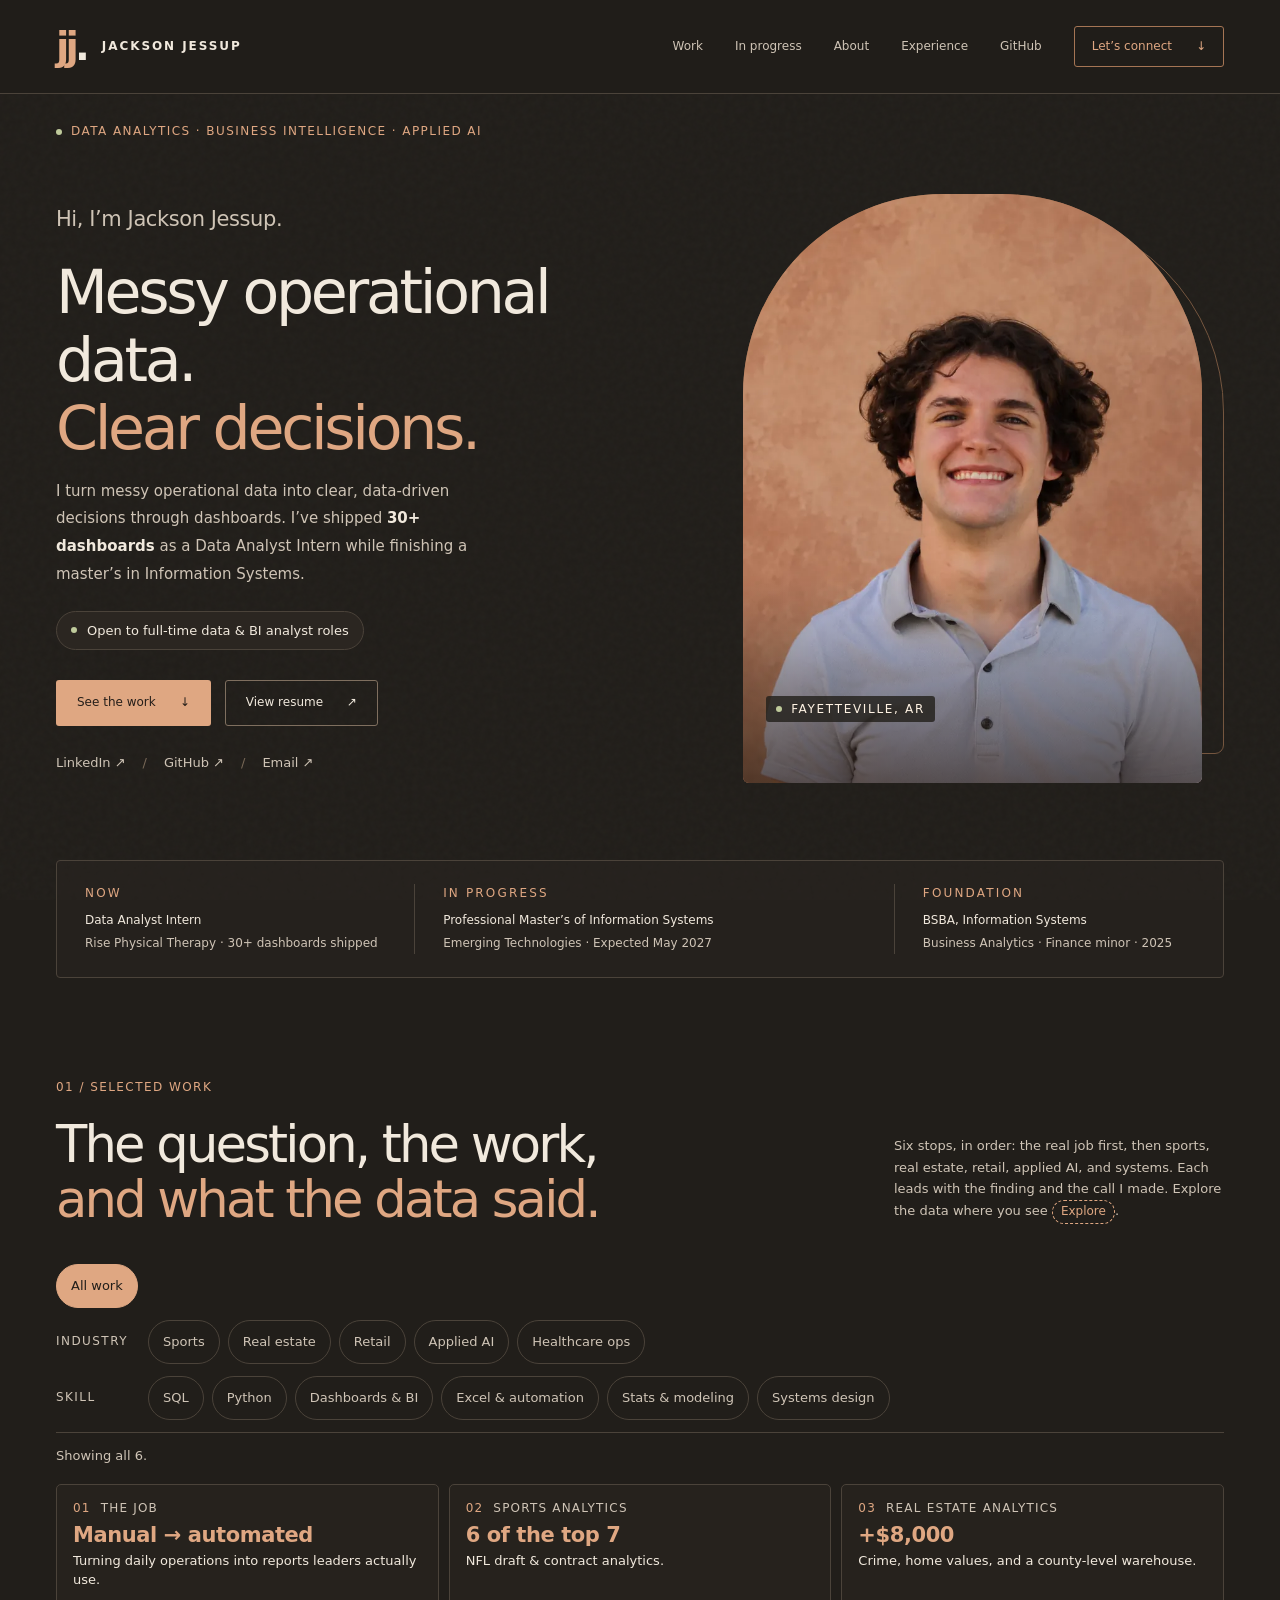
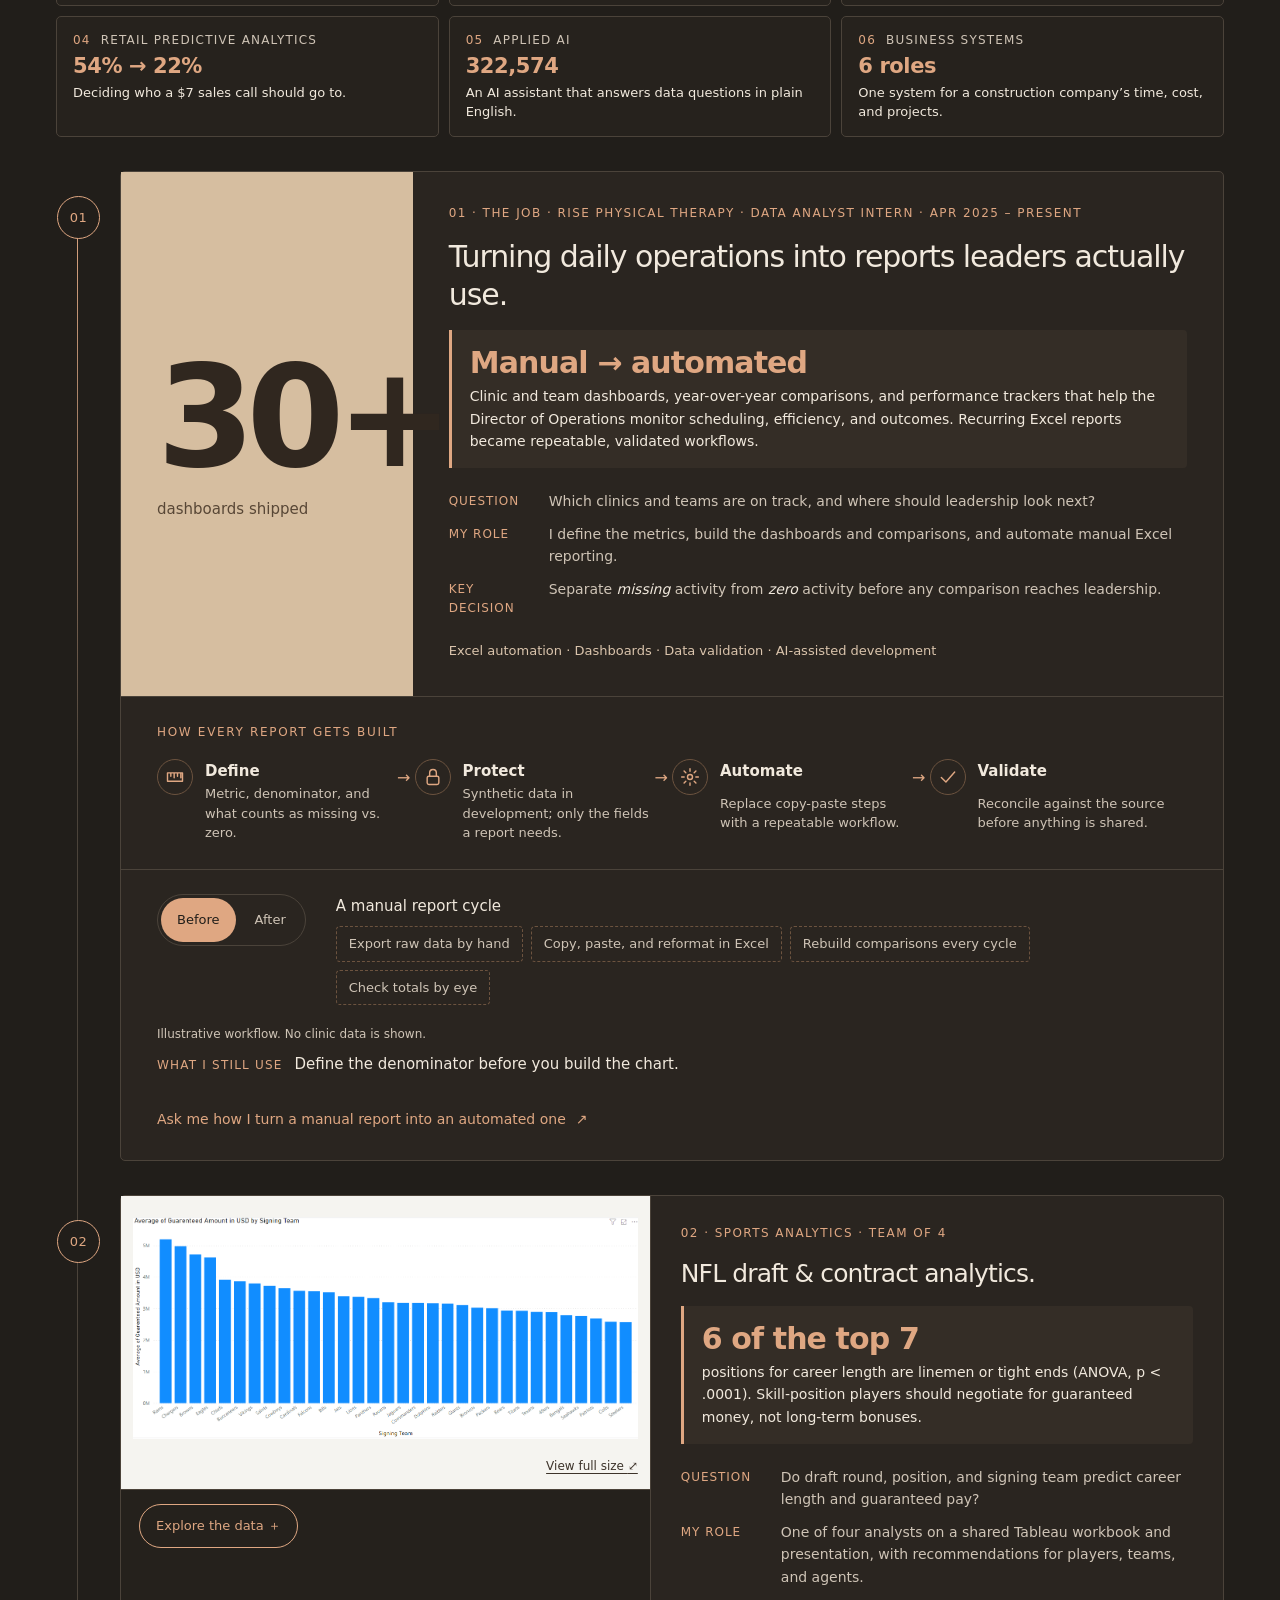
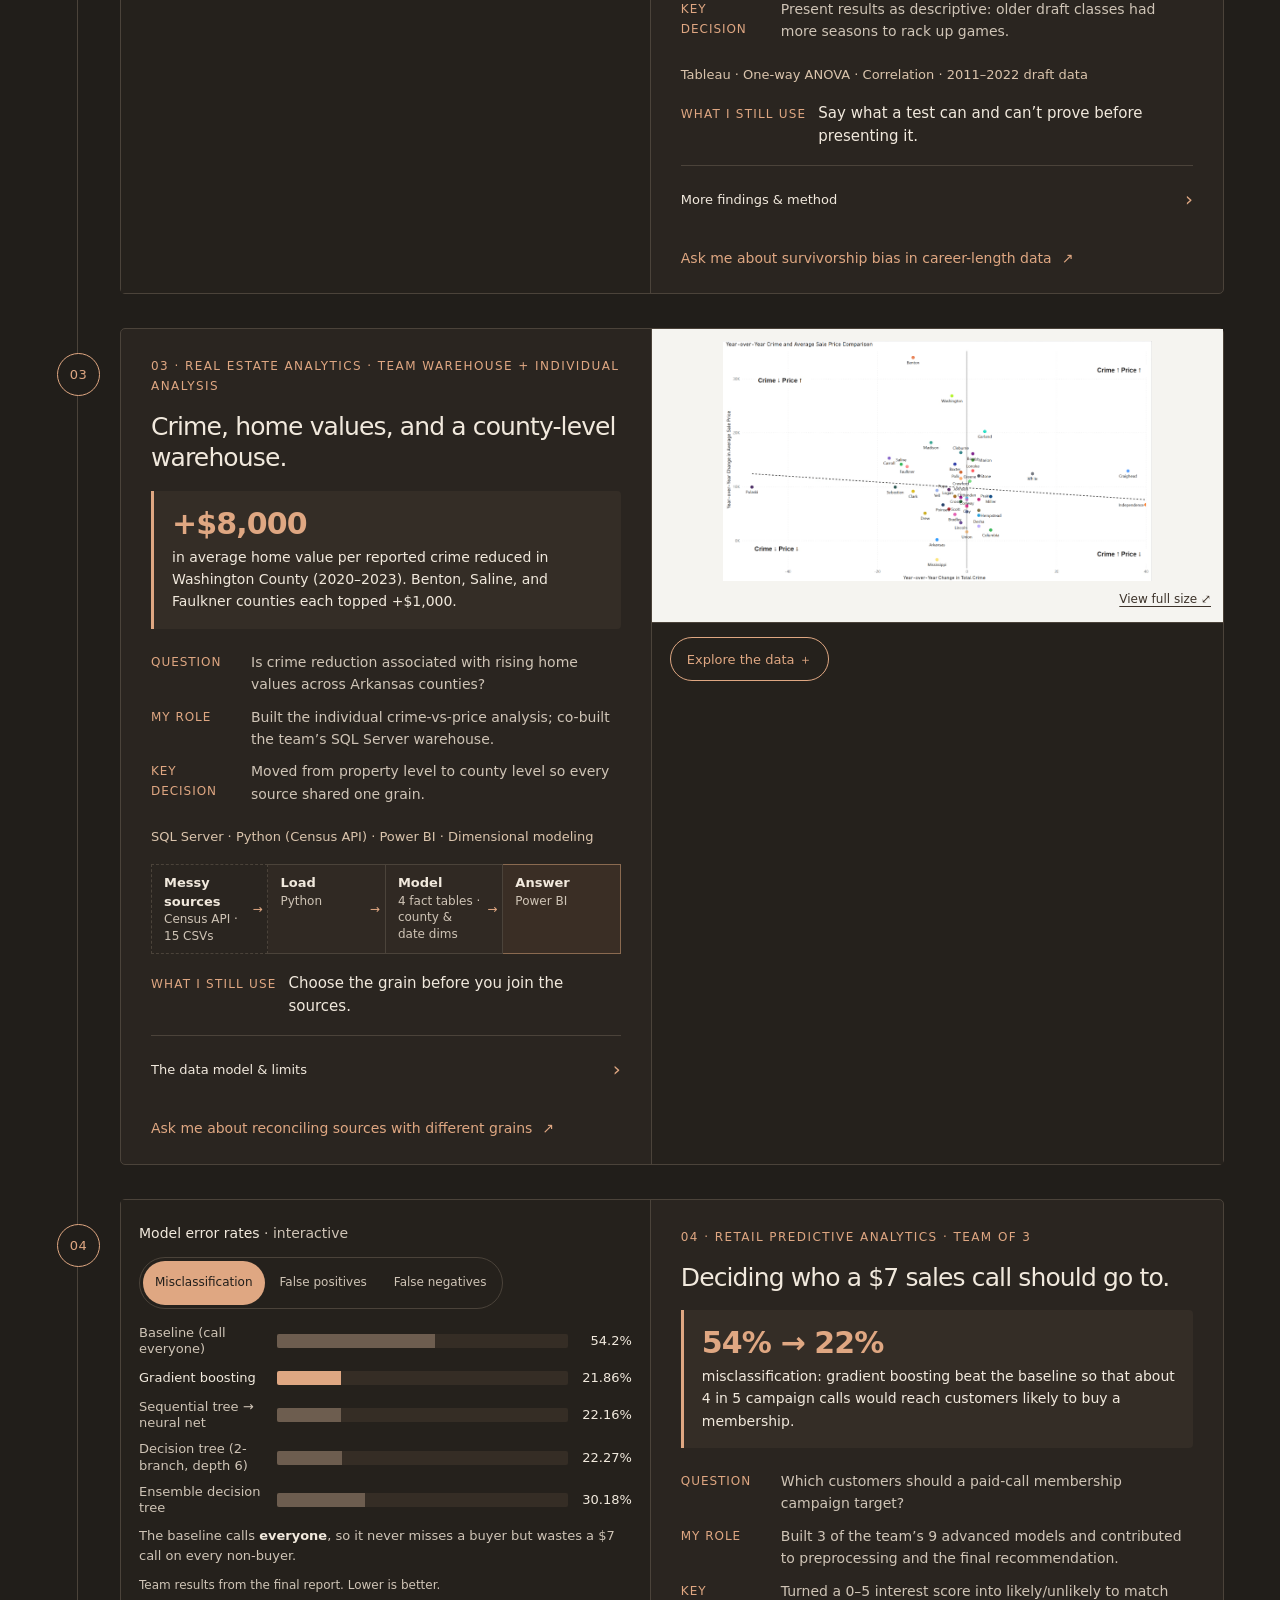
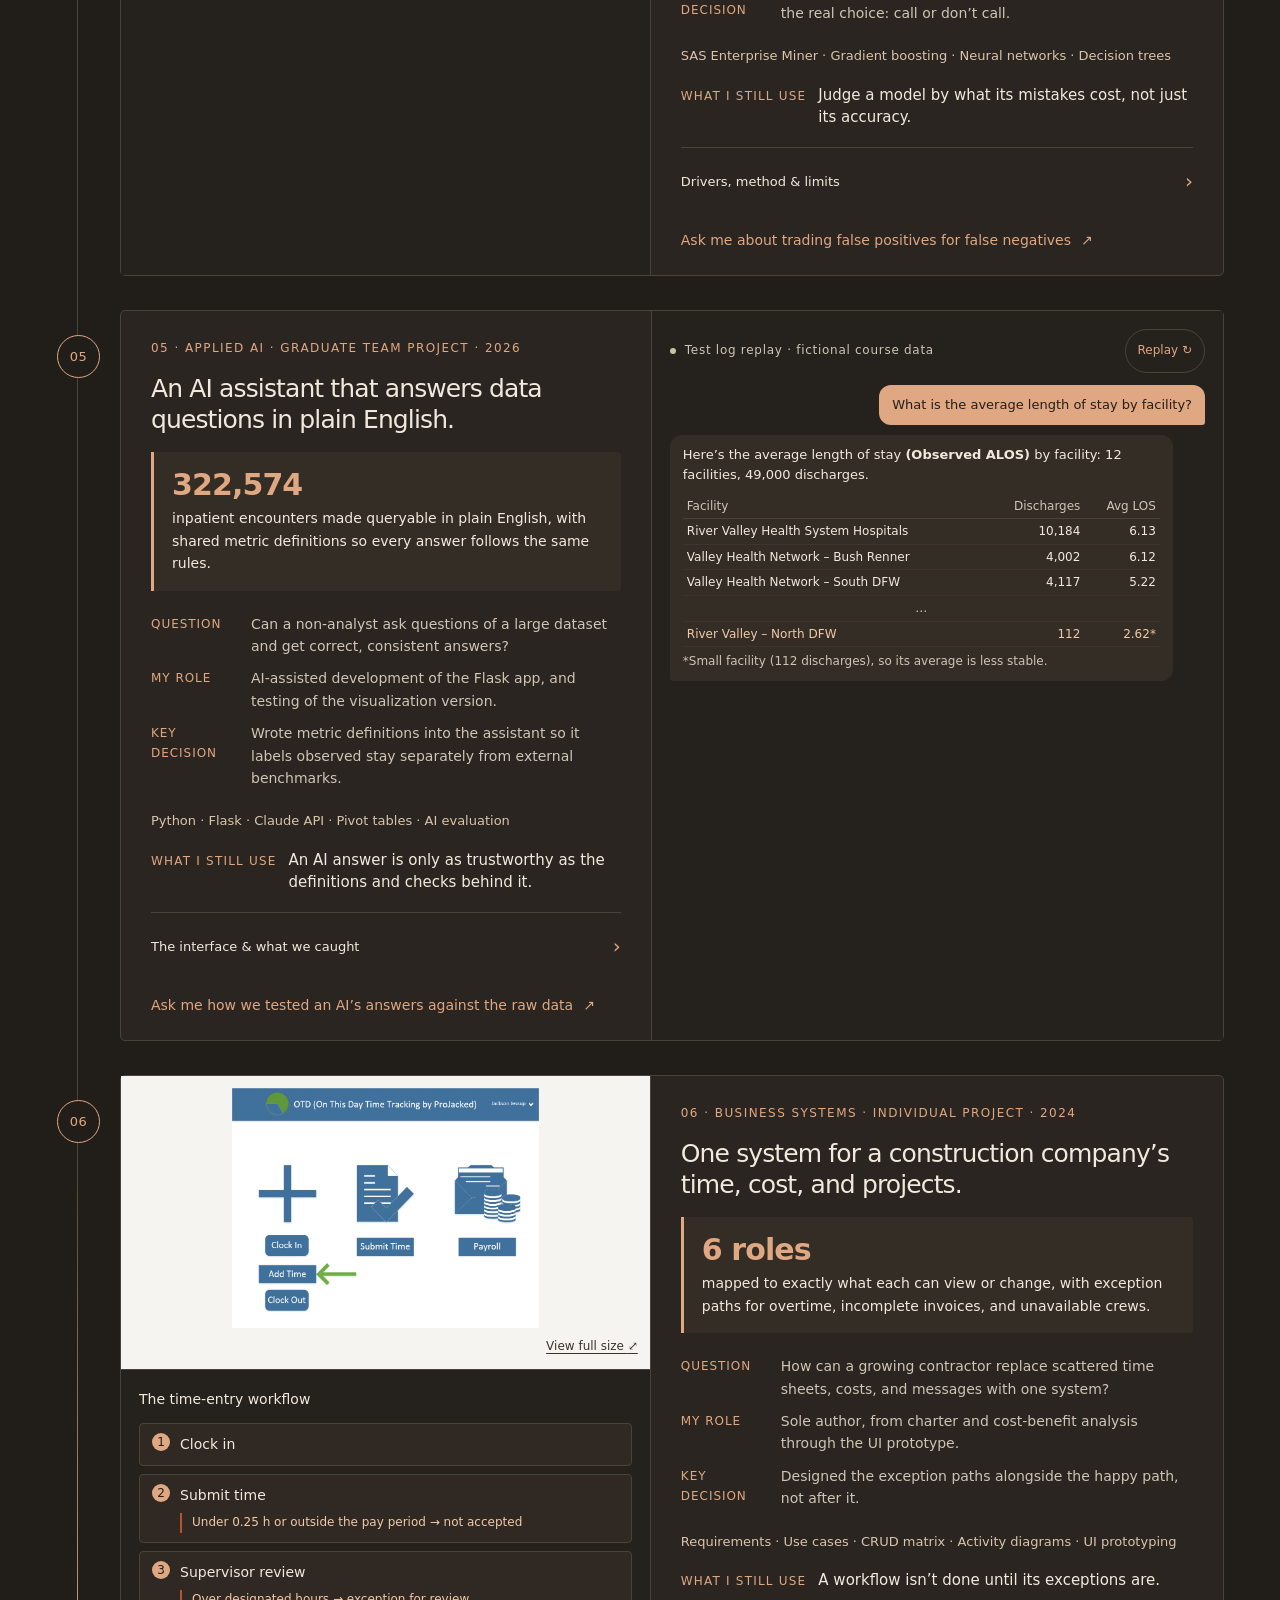
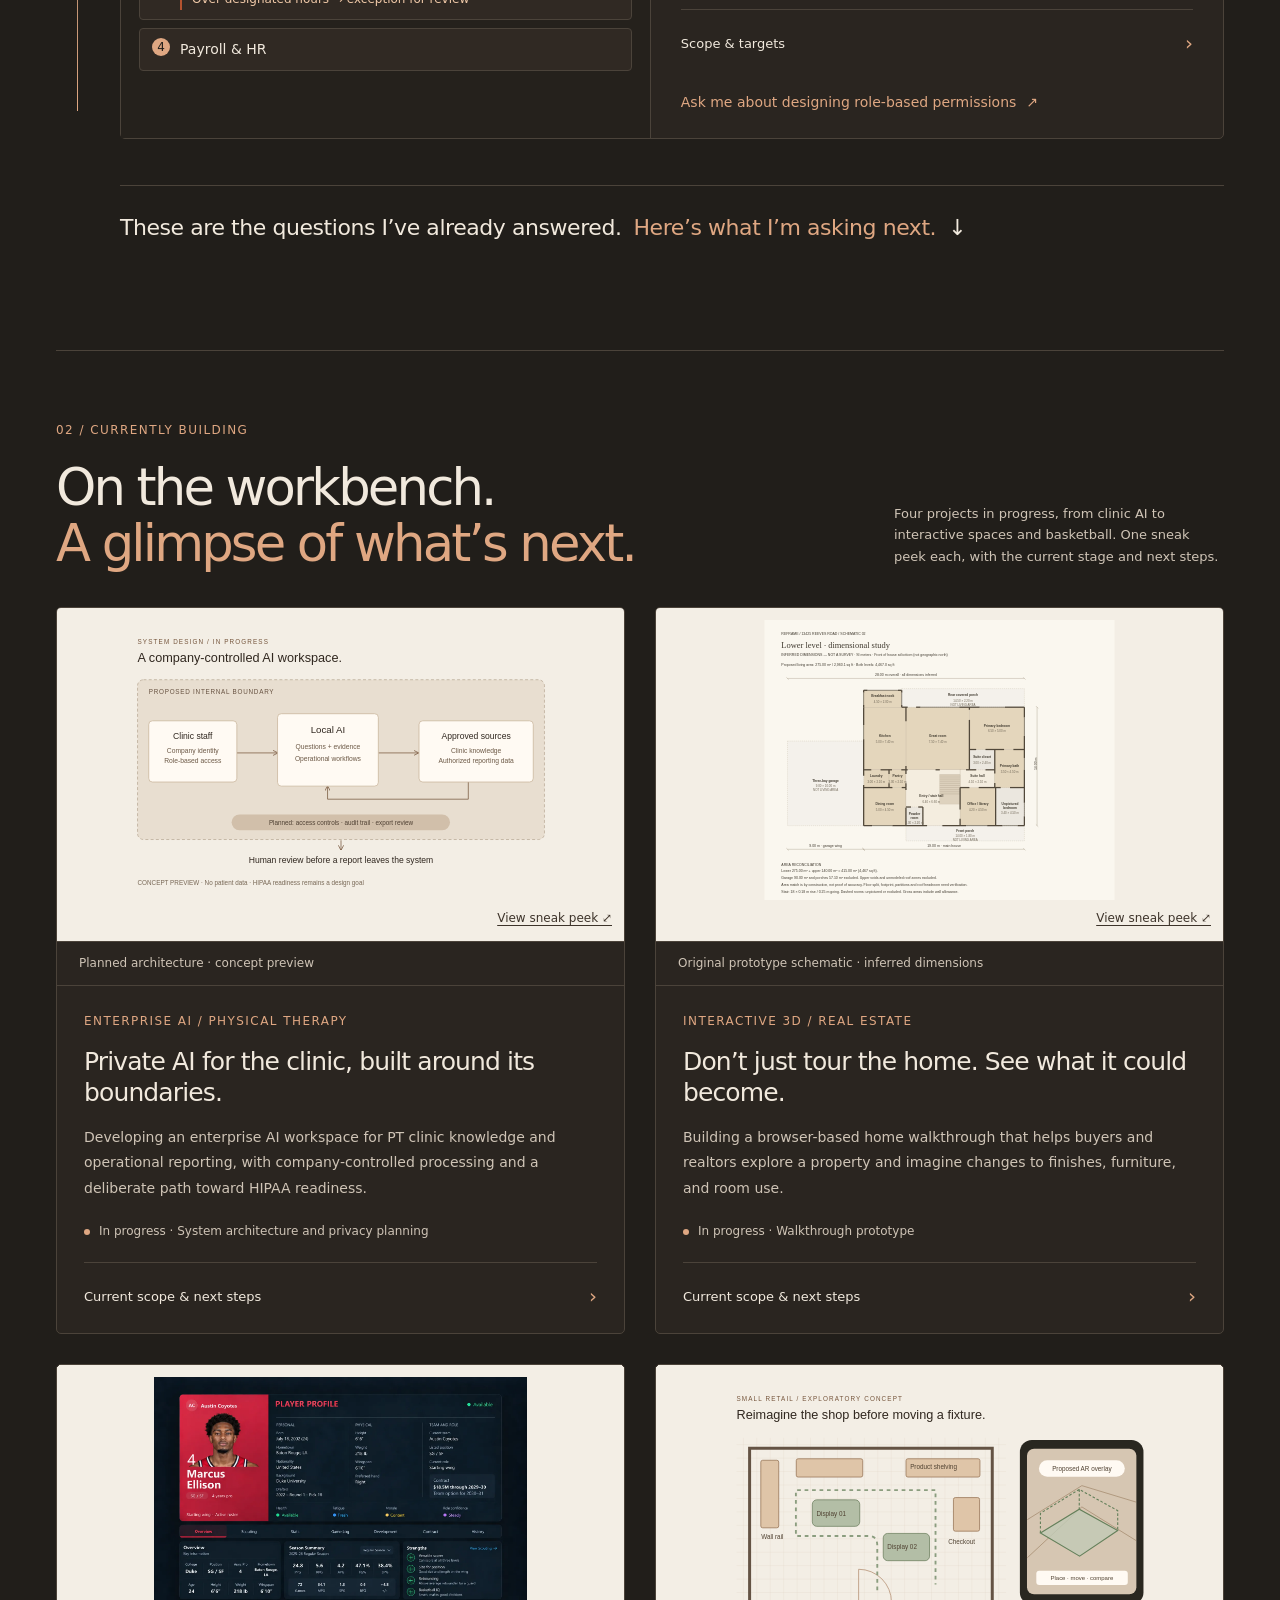
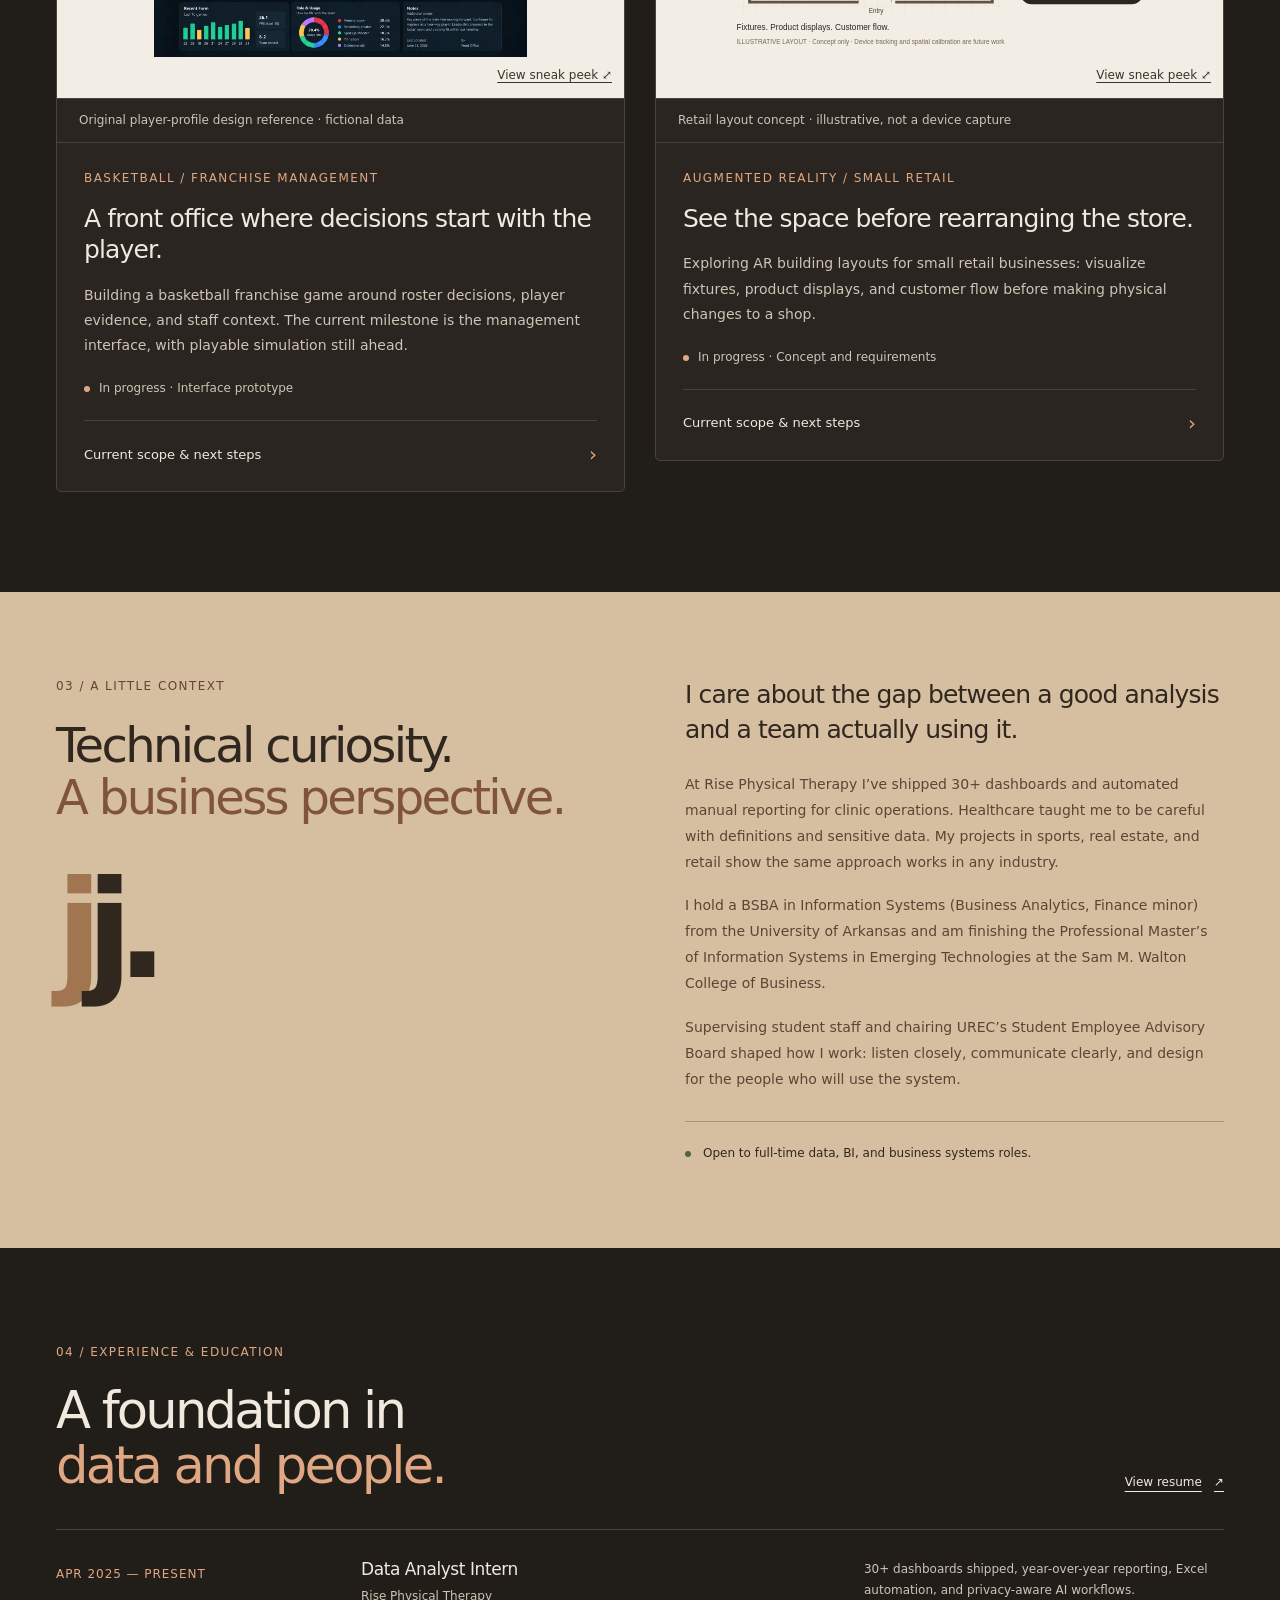
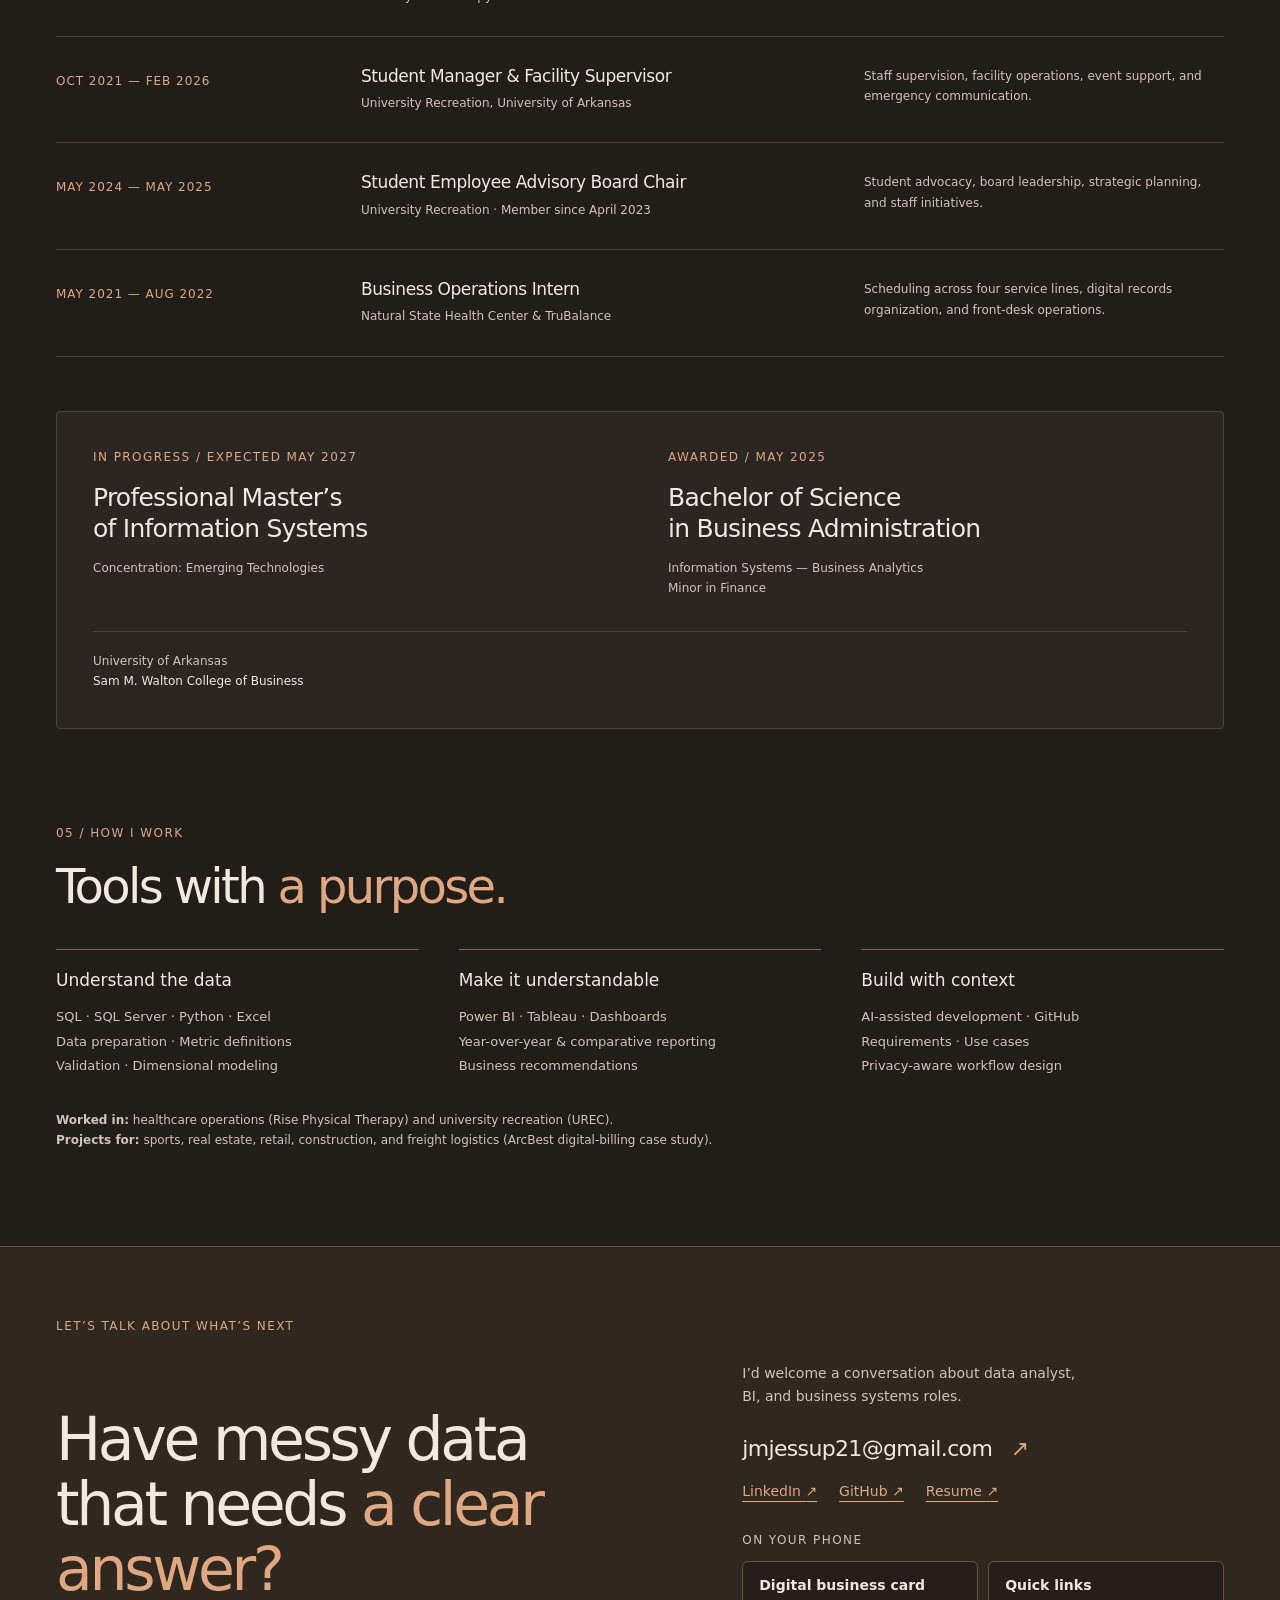
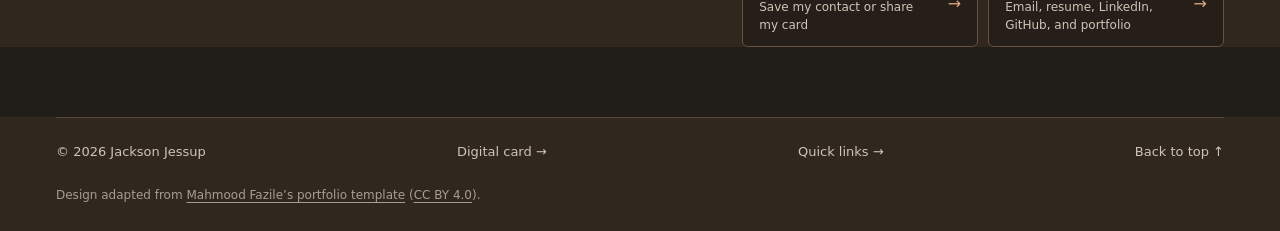
<file: index.html>
<!doctype html>
<html lang="en">
<head>
  <meta charset="utf-8"><meta name="viewport" content="width=device-width, initial-scale=1">
  <title>Jackson Jessup | Data & BI Analyst</title>
  <meta name="description" content="Jackson Jessup turns messy operational data into clear, data-driven decisions. 30+ dashboards shipped, plus case studies in SQL, Power BI, Tableau, predictive modeling, and applied AI.">
  <meta name="theme-color" content="#211e1a">
  <link rel="canonical" href="https://jmjessup21.github.io/jackson-jessup-portfolio/">
  <meta property="og:type" content="website">
  <meta property="og:site_name" content="Jackson Jessup">
  <meta property="og:title" content="Jackson Jessup | Data & BI Analyst">
  <meta property="og:description" content="Messy operational data, clear decisions. 30+ dashboards shipped, plus case studies in SQL, BI, predictive modeling, and applied AI.">
  <meta property="og:url" content="https://jmjessup21.github.io/jackson-jessup-portfolio/">
  <meta property="og:image" content="https://jmjessup21.github.io/jackson-jessup-portfolio/assets/og-image.jpg">
  <meta property="og:image:width" content="1200"><meta property="og:image:height" content="630">
  <meta property="og:image:alt" content="Jackson Jessup, Data and BI Analyst: messy operational data, clear decisions. 30+ dashboards shipped.">
  <meta name="twitter:card" content="summary_large_image">
  <link rel="icon" href="assets/favicon.svg" type="image/svg+xml">
  <link rel="stylesheet" href="styles.css?v=9">
  <link rel="stylesheet" href="experience.css?v=4">
  <link rel="stylesheet" href="in-progress.css?v=2">
  <script src="app.js?v=5" defer></script>
</head>
<body>
<a class="skip" href="#main">Skip to content</a>
<header class="header">
  <a class="brand" href="#home"><span class="monogram" aria-hidden="true">jj<span>.</span></span><span>JACKSON JESSUP</span></a>
  <button class="menu-toggle" aria-expanded="false" aria-controls="navigation">Menu <span aria-hidden="true">+</span></button>
  <nav id="navigation" aria-label="Main navigation"><a href="#work">Work</a><a href="#in-progress">In progress</a><a href="#about">About</a><a href="#experience">Experience</a><a href="https://github.com/jmjessup21" target="_blank" rel="noopener noreferrer">GitHub</a><a href="#contact" class="nav-contact">Let’s connect <span aria-hidden="true">↓</span></a></nav>
</header>
<main id="main">
<section class="hero wrap" id="home" aria-labelledby="hero-title">
  <div class="hero-top"><p class="eyebrow"><span class="status-dot"></span> DATA ANALYTICS · BUSINESS INTELLIGENCE · APPLIED AI</p></div>
  <div class="hero-grid">
    <div class="hero-copy">
      <p class="hero-greeting">Hi, I’m Jackson Jessup.</p>
      <h1 id="hero-title">Messy operational data.<br><em>Clear decisions.</em></h1>
      <p class="intro">I turn messy operational data into clear, data-driven decisions through dashboards. I’ve shipped <strong>30+ dashboards</strong> as a Data Analyst Intern while finishing a master’s in Information Systems.</p>
      <p class="open-to"><span class="status-dot"></span> Open to full-time data &amp; BI analyst roles</p>
      <div class="actions"><a class="button primary" href="#work">See the work <span aria-hidden="true">↓</span></a><a class="button secondary" href="assets/Jackson-Jessup-Resume.pdf" target="_blank" rel="noopener">View resume <span aria-hidden="true">↗</span></a></div>
      <div class="hero-social"><a href="https://www.linkedin.com/in/jackson-jessup-32b0a821b/" target="_blank" rel="noopener noreferrer">LinkedIn <span aria-hidden="true">↗</span></a><span aria-hidden="true">/</span><a href="https://github.com/jmjessup21" target="_blank" rel="noopener noreferrer">GitHub <span aria-hidden="true">↗</span></a><span aria-hidden="true">/</span><a href="mailto:jmjessup21@gmail.com">Email <span aria-hidden="true">↗</span></a></div>
    </div>
    <figure class="portrait">
      <div class="portrait-frame"><img src="assets/jackson-jessup-portrait.webp" srcset="assets/jackson-jessup-portrait-900.webp 900w, assets/jackson-jessup-portrait.webp 1229w" sizes="(max-width: 760px) 90vw, 460px" width="1229" height="1280" alt="Portrait of Jackson Jessup" fetchpriority="high"></div>
      <div class="portrait-location"><span class="status-dot"></span> <span>FAYETTEVILLE, AR</span></div>
    </figure>
  </div>
  <div class="credentials">
    <div><span>NOW</span><strong>Data Analyst Intern</strong><p>Rise Physical Therapy · 30+ dashboards shipped</p></div>
    <div><span>IN PROGRESS</span><strong>Professional Master’s of Information Systems</strong><p>Emerging Technologies · Expected May 2027</p></div>
    <div><span>FOUNDATION</span><strong>BSBA, Information Systems</strong><p>Business Analytics · Finance minor · 2025</p></div>
  </div>
</section>

<section class="work-section wrap" id="work" aria-labelledby="work-title">
  <div class="section-heading"><div><p class="eyebrow">01 / SELECTED WORK</p><h2 id="work-title">The question, the work,<br><em>and what the data said.</em></h2></div><p>Six stops, in order: the real job first, then sports, real estate, retail, applied AI, and systems. Each leads with the finding and the call I made. Explore the data where you see <span class="inline-chip">Explore</span>.</p></div>

  <div class="filters" role="group" aria-label="Filter work by industry or skill">
    <button type="button" class="active filter-all" data-filter="all" aria-pressed="true">All work</button>
    <div class="filter-group" role="group" aria-label="Industry filters">
      <span class="filter-label" aria-hidden="true">Industry</span>
      <div class="filter-rail">
        <button type="button" data-filter="sports" aria-pressed="false">Sports</button>
        <button type="button" data-filter="real-estate" aria-pressed="false">Real estate</button>
        <button type="button" data-filter="retail" aria-pressed="false">Retail</button>
        <button type="button" data-filter="ai" aria-pressed="false">Applied AI</button>
        <button type="button" data-filter="healthcare" aria-pressed="false">Healthcare ops</button>
      </div>
    </div>
    <div class="filter-group" role="group" aria-label="Skill filters">
      <span class="filter-label" aria-hidden="true">Skill</span>
      <div class="filter-rail">
        <button type="button" data-filter="sql" aria-pressed="false">SQL</button>
        <button type="button" data-filter="python" aria-pressed="false">Python</button>
        <button type="button" data-filter="dashboards" aria-pressed="false">Dashboards &amp; BI</button>
        <button type="button" data-filter="excel" aria-pressed="false">Excel &amp; automation</button>
        <button type="button" data-filter="modeling" aria-pressed="false">Stats &amp; modeling</button>
        <button type="button" data-filter="systems" aria-pressed="false">Systems design</button>
      </div>
    </div>
  </div>
  <p class="filter-status" id="filter-status" aria-live="polite">Showing all 6.</p>
  <div class="filter-empty" id="filter-empty" hidden><p>No work matches both filters.</p><button type="button" class="filter-reset">Show all work</button></div>
  <nav class="work-index" id="work-index" aria-label="Work at a glance" hidden><ol></ol></nav>

  <ol class="work-path">
  <!-- 01 · Rise: the hero -->
  <li class="project featured chapter" id="rise-project" data-tags="healthcare dashboards excel">
    <span class="chapter-node" aria-hidden="true">01</span>
    <div class="featured-top">
      <div class="featured-stat"><strong data-count="30" data-suffix="+">30+</strong><span>dashboards shipped</span></div>
      <div class="project-copy">
        <p class="project-meta">01 · THE JOB · RISE PHYSICAL THERAPY · DATA ANALYST INTERN · APR 2025 – PRESENT</p>
        <h3>Turning daily operations into reports leaders actually use.</h3>
        <div class="finding"><strong>Manual → automated</strong><p>Clinic and team dashboards, year-over-year comparisons, and performance trackers that help the Director of Operations monitor scheduling, efficiency, and outcomes. Recurring Excel reports became repeatable, validated workflows.</p></div>
        <dl class="brief">
          <div><dt>Question</dt><dd>Which clinics and teams are on track, and where should leadership look next?</dd></div>
          <div><dt>My role</dt><dd>I define the metrics, build the dashboards and comparisons, and automate manual Excel reporting.</dd></div>
          <div><dt>Key decision</dt><dd>Separate <em>missing</em> activity from <em>zero</em> activity before any comparison reaches leadership.</dd></div>
        </dl>
        <p class="tools">Excel automation · Dashboards · Data validation · AI-assisted development</p>
      </div>
    </div>

    <div class="process-strip" role="group" aria-label="How every report gets built">
      <p class="strip-label">HOW EVERY REPORT GETS BUILT</p>
      <ol>
        <li><svg viewBox="0 0 24 24" aria-hidden="true"><path d="M3 17h18M3 17V7h18v10M7 7v4M11 7v6M15 7v4M19 7v6"/></svg><strong>Define</strong><span>Metric, denominator, and what counts as missing vs. zero.</span></li>
        <li><svg viewBox="0 0 24 24" aria-hidden="true"><rect x="5" y="11" width="14" height="10" rx="2"/><path d="M8 11V7a4 4 0 0 1 8 0v4"/></svg><strong>Protect</strong><span>Synthetic data in development; only the fields a report needs.</span></li>
        <li><svg viewBox="0 0 24 24" aria-hidden="true"><circle cx="12" cy="12" r="3"/><path d="M12 2v3M12 19v3M2 12h3M19 12h3M4.9 4.9l2.1 2.1M17 17l2.1 2.1M4.9 19.1 7 17M17 7l2.1-2.1"/></svg><strong>Automate</strong><span>Replace copy-paste steps with a repeatable workflow.</span></li>
        <li><svg viewBox="0 0 24 24" aria-hidden="true"><path d="M4 12.5 9.5 18 20 6"/></svg><strong>Validate</strong><span>Reconcile against the source before anything is shared.</span></li>
      </ol>
    </div>

    <div class="before-after">
      <div class="segmented" role="group" aria-label="Compare reporting before and after automation">
        <button type="button" class="active" aria-pressed="true" data-ba="before">Before</button>
        <button type="button" aria-pressed="false" data-ba="after">After</button>
      </div>
      <div class="ba-panel" data-panel="before">
        <p class="ba-title">A manual report cycle</p>
        <ol><li>Export raw data by hand</li><li>Copy, paste, and reformat in Excel</li><li>Rebuild comparisons every cycle</li><li>Check totals by eye</li></ol>
      </div>
      <div class="ba-panel" data-panel="after" hidden>
        <p class="ba-title">A repeatable workflow</p>
        <ol><li>Refresh from a consistent source</li><li>Metric definitions applied the same way every time</li><li>Year-over-year and clinic comparisons built in</li><li>Validation and reconciliation checks before sharing</li></ol>
      </div>
      <p class="fine">Illustrative workflow. No clinic data is shown.</p>
    </div>

    <p class="still-use"><span>What I still use</span> Define the denominator before you build the chart.</p>
    <a class="ask-me" href="mailto:jmjessup21@gmail.com?subject=Question%20about%20your%20reporting%20work">Ask me how I turn a manual report into an automated one <span aria-hidden="true">↗</span></a>
  </li>

  <!-- 02 · NFL -->
  <li class="project chapter" id="nfl-project" data-tags="sports dashboards modeling">
    <span class="chapter-node" aria-hidden="true">02</span>
    <div class="chapter-media">
      <a class="evidence-image" href="assets/work/nfl-guarantees-by-team.png" target="_blank" rel="noopener" aria-label="View full size: average guaranteed contract amount by NFL signing team"><img src="assets/work/nfl-guarantees-by-team.png" alt="Tableau bar chart of average guaranteed contract amount by NFL signing team" loading="lazy"><span>View full size <span class="glyph-expand" aria-hidden="true"></span></span></a>
      <button type="button" class="explore-toggle" aria-expanded="false" aria-controls="nfl-explore">Explore the data <span aria-hidden="true">＋</span></button>
      <div class="explorer" id="nfl-explore" hidden>
        <p class="explorer-title">Average guaranteed money by signing team</p>
        <div class="bar-explorer" data-chart="nfl" role="img" aria-label="Bar chart: Rams highest at about 5.2 million dollars, Steelers and Colts lowest at about 2.6 million. Use the team selector for individual values."></div>
        <label class="team-picker" for="nfl-team">Choose a team <select id="nfl-team"><option value="" selected disabled>Team</option></select></label>
        <p class="explorer-readout" aria-live="polite">Hover or tap a bar, or choose a team. The <b>top 5</b> teams are highlighted.</p>
        <p class="fine">Values (≈) read from the original Tableau chart. One-way ANOVA across teams: p = .0455.</p>
      </div>
    </div>
    <div class="project-copy">
      <p class="project-meta">02 · SPORTS ANALYTICS · TEAM OF 4</p>
      <h3>NFL draft &amp; contract analytics.</h3>
      <div class="finding"><strong>6 of the top 7</strong><p>positions for career length are linemen or tight ends (ANOVA, p &lt; .0001). Skill-position players should negotiate for guaranteed money, not long-term bonuses.</p></div>
      <dl class="brief">
        <div><dt>Question</dt><dd>Do draft round, position, and signing team predict career length and guaranteed pay?</dd></div>
        <div><dt>My role</dt><dd>One of four analysts on a shared Tableau workbook and presentation, with recommendations for players, teams, and agents.</dd></div>
        <div><dt>Key decision</dt><dd>Present results as descriptive: older draft classes had more seasons to rack up games.</dd></div>
      </dl>
      <p class="tools">Tableau · One-way ANOVA · Correlation · 2011–2022 draft data</p>
      <p class="still-use"><span>What I still use</span> Say what a test can and can’t prove before presenting it.</p>
      <details><summary>More findings &amp; method <span aria-hidden="true">›</span></summary><div class="case-content">
        <div class="supporting-artifact"><a href="assets/work/nfl-games-by-round.png" target="_blank" rel="noopener" aria-label="View full size: games played by draft round"><img src="assets/work/nfl-games-by-round.png" alt="Tableau chart of average games played by draft round" loading="lazy"><span>View full size <span class="glyph-expand" aria-hidden="true"></span></span></a></div>
        <h4>Teams differ on guarantees</h4><p>Average guaranteed amounts differ significantly by signing team (p = .0455). The Rams, Chargers, Browns, Eagles, and Chiefs spend the most.</p>
        <h4>Draft round matters, with exceptions</h4><p>First-round picks have longer careers on average (p &lt; .0001). Quarterbacks and linebackers are the exception: second-round picks lasted longest.</p>
      </div></details>
      <a class="ask-me" href="mailto:jmjessup21@gmail.com?subject=Question%20about%20your%20NFL%20analysis">Ask me about survivorship bias in career-length data <span aria-hidden="true">↗</span></a>
    </div>
  </li>

  <!-- 03 · Housing -->
  <li class="project chapter" id="housing-project" data-tags="real-estate sql python dashboards">
    <span class="chapter-node" aria-hidden="true">03</span>
    <div class="project-copy">
      <p class="project-meta">03 · REAL ESTATE ANALYTICS · TEAM WAREHOUSE + INDIVIDUAL ANALYSIS</p>
      <h3>Crime, home values, and a county-level warehouse.</h3>
      <div class="finding"><strong data-count="8000" data-prefix="+$">+$8,000</strong><p>in average home value per reported crime reduced in Washington County (2020–2023). Benton, Saline, and Faulkner counties each topped +$1,000.</p></div>
      <dl class="brief">
        <div><dt>Question</dt><dd>Is crime reduction associated with rising home values across Arkansas counties?</dd></div>
        <div><dt>My role</dt><dd>Built the individual crime-vs-price analysis; co-built the team’s SQL Server warehouse.</dd></div>
        <div><dt>Key decision</dt><dd>Moved from property level to county level so every source shared one grain.</dd></div>
      </dl>
      <p class="tools">SQL Server · Python (Census API) · Power BI · Dimensional modeling</p>
      <div class="pipeline" role="group" aria-label="From messy sources to a clean model">
        <span><b>Messy sources</b>Census API · 15 CSVs</span>
        <span><b>Load</b>Python</span>
        <span><b>Model</b>4 fact tables · county &amp; date dims</span>
        <span><b>Answer</b>Power BI</span>
      </div>
      <p class="still-use"><span>What I still use</span> Choose the grain before you join the sources.</p>
      <details><summary>The data model &amp; limits <span aria-hidden="true">›</span></summary><div class="case-content">
        <div class="supporting-artifact"><a href="assets/work/arkansas-warehouse.jpeg" target="_blank" rel="noopener" aria-label="View full size: the team’s dimensional data model"><img src="assets/work/arkansas-warehouse.jpeg" alt="Dimensional data model with four fact tables joined through shared county and date dimensions" loading="lazy"><span>View full size <span class="glyph-expand" aria-hidden="true"></span></span></a></div>
        <h4>Limits</h4><p>Crime reporting is incomplete in some counties, and this is an association, not proof that less crime raises prices.</p>
      </div></details>
      <a class="ask-me" href="mailto:jmjessup21@gmail.com?subject=Question%20about%20your%20housing%20warehouse">Ask me about reconciling sources with different grains <span aria-hidden="true">↗</span></a>
    </div>
    <div class="chapter-media">
      <a class="evidence-image" href="assets/work/arkansas-crime-home-prices.png" target="_blank" rel="noopener" aria-label="View full size: year-over-year crime change versus average sale price change by Arkansas county"><img src="assets/work/arkansas-crime-home-prices.png" alt="Scatterplot of year-over-year crime change versus average sale price change across Arkansas counties, in four quadrants" loading="lazy"><span>View full size <span class="glyph-expand" aria-hidden="true"></span></span></a>
      <button type="button" class="explore-toggle" aria-expanded="false" aria-controls="housing-explore">Explore the data <span aria-hidden="true">＋</span></button>
      <div class="explorer" id="housing-explore" hidden>
        <p class="explorer-title">Tap a county to read the story behind its dot</p>
        <div class="hotspot-chart">
          <img src="assets/work/arkansas-crime-home-prices.png" alt="Crime change versus sale price change by Arkansas county" loading="lazy">
          <button type="button" class="hotspot" style="left:44.3%;top:6.8%" data-note="<b>Benton</b> · Crime down, prices up the most. One of Arkansas’s most populous counties, where you’d usually expect crime to rise.">1</button>
          <button type="button" class="hotspot" style="left:53.3%;top:22.8%" data-note="<b>Washington</b> · Crime down, prices up. Leads Northwest and Central Arkansas at about +$8,000 of home value per reported crime reduced.">2</button>
          <button type="button" class="hotspot" style="left:48.4%;top:42.2%" data-note="<b>Madison</b> · Same safer-and-pricier pattern at a lower price point, which is useful for buyers comparing safety against Benton.">3</button>
          <button type="button" class="hotspot" style="left:42.2%;top:51.8%" data-note="<b>Saline &amp; Faulkner</b> · Central Arkansas shows the same pattern, so it isn’t only a Northwest story. Both topped +$1,000 per crime reduced.">4</button>
          <button type="button" class="hotspot warn" style="left:61%;top:37.7%" data-note="<b>Garland</b> · Crime up, prices still up. Lakes and retirement appeal hold values, but a shrinking population makes it one to watch.">5</button>
          <button type="button" class="hotspot warn" style="left:94.3%;top:54.1%" data-note="<b>Craighead</b> · Second-largest crime increase and modest price growth, despite a growing college-town population.">6</button>
        </div>
        <p class="explorer-readout" aria-live="polite">Top-left is <b>crime down, price up</b>. Tap a numbered dot.</p>
        <p class="fine">County notes are from my individual analysis. This shows an association, not a cause.</p>
      </div>
    </div>
  </li>

  <!-- 04 · Hog Heaven -->
  <li class="project chapter" id="membership-project" data-tags="retail modeling">
    <span class="chapter-node" aria-hidden="true">04</span>
    <div class="chapter-media">
      <div class="model-explorer">
        <p class="explorer-title">Model error rates <span>· interactive</span></p>
        <div class="segmented small" role="group" aria-label="Choose an error metric">
          <button type="button" class="active" aria-pressed="true" data-metric="0">Misclassification</button>
          <button type="button" aria-pressed="false" data-metric="1">False positives</button>
          <button type="button" aria-pressed="false" data-metric="2">False negatives</button>
        </div>
        <div class="model-bars" data-chart="models"></div>
        <p class="explorer-readout" aria-live="polite">The baseline calls <b>everyone</b>, so it never misses a buyer but wastes a $7 call on every non-buyer.</p>
        <p class="fine">Team results from the final report. Lower is better.</p>
      </div>
    </div>
    <div class="project-copy">
      <p class="project-meta">04 · RETAIL PREDICTIVE ANALYTICS · TEAM OF 3</p>
      <h3>Deciding who a $7 sales call should go to.</h3>
      <div class="finding"><strong>54% → 22%</strong><p>misclassification: gradient boosting beat the baseline so that about 4 in 5 campaign calls would reach customers likely to buy a membership.</p></div>
      <dl class="brief">
        <div><dt>Question</dt><dd>Which customers should a paid-call membership campaign target?</dd></div>
        <div><dt>My role</dt><dd>Built 3 of the team’s 9 advanced models and contributed to preprocessing and the final recommendation.</dd></div>
        <div><dt>Key decision</dt><dd>Turned a 0–5 interest score into likely/unlikely to match the real choice: call or don’t call.</dd></div>
      </dl>
      <p class="tools">SAS Enterprise Miner · Gradient boosting · Neural networks · Decision trees</p>
      <p class="still-use"><span>What I still use</span> Judge a model by what its mistakes cost, not just its accuracy.</p>
      <details><summary>Drivers, method &amp; limits <span aria-hidden="true">›</span></summary><div class="case-content">
        <div class="supporting-artifact"><a href="assets/work/hog-heaven-model-comparison.png" target="_blank" rel="noopener" aria-label="View full size: original model comparison slide"><img src="assets/work/hog-heaven-model-comparison.png" alt="Original model comparison slide with misclassification, false-positive, and false-negative rates" loading="lazy"><span>View full size <span class="glyph-expand" aria-hidden="true"></span></span></a></div>
        <h4>What drove the prediction</h4><p>Recency of last purchase, interest in accessories, and email opens and clicks. Customers who engage recently are the ones who convert.</p>
        <h4>Limits</h4><p>The model predicts survey interest, not observed purchases. The next step would be measuring real conversion before rollout.</p>
      </div></details>
      <a class="ask-me" href="mailto:jmjessup21@gmail.com?subject=Question%20about%20your%20membership%20model">Ask me about trading false positives for false negatives <span aria-hidden="true">↗</span></a>
    </div>
  </li>

  <!-- 05 · MedAI -->
  <li class="project chapter" id="medai-project" data-tags="ai healthcare python">
    <span class="chapter-node" aria-hidden="true">05</span>
    <div class="project-copy">
      <p class="project-meta">05 · APPLIED AI · GRADUATE TEAM PROJECT · 2026</p>
      <h3>An AI assistant that answers data questions in plain English.</h3>
      <div class="finding"><strong data-count="322574">322,574</strong><p>inpatient encounters made queryable in plain English, with shared metric definitions so every answer follows the same rules.</p></div>
      <dl class="brief">
        <div><dt>Question</dt><dd>Can a non-analyst ask questions of a large dataset and get correct, consistent answers?</dd></div>
        <div><dt>My role</dt><dd>AI-assisted development of the Flask app, and testing of the visualization version.</dd></div>
        <div><dt>Key decision</dt><dd>Wrote metric definitions into the assistant so it labels observed stay separately from external benchmarks.</dd></div>
      </dl>
      <p class="tools">Python · Flask · Claude API · Pivot tables · AI evaluation</p>
      <p class="still-use"><span>What I still use</span> An AI answer is only as trustworthy as the definitions and checks behind it.</p>
      <details><summary>The interface &amp; what we caught <span aria-hidden="true">›</span></summary><div class="case-content">
        <div class="supporting-artifact"><a href="assets/work/medai-interface.png" target="_blank" rel="noopener" aria-label="View full size: the assistant’s chat interface"><img src="assets/work/medai-interface.png" alt="The assistant’s chat interface" loading="lazy"><span>View full size <span class="glyph-expand" aria-hidden="true"></span></span></a></div>
        <h4>A useful correction</h4><p>Early on, the assistant compared observed length of stay with benchmarks that measure something different. We wrote the distinction into its reference files and documented questions the data can’t support, such as readmission rates. The replay above shows the fix working on an unprompted question.</p>
      </div></details>
      <a class="ask-me" href="mailto:jmjessup21@gmail.com?subject=Question%20about%20your%20AI%20analytics%20assistant">Ask me how we tested an AI’s answers against the raw data <span aria-hidden="true">↗</span></a>
    </div>
    <div class="chapter-media">
      <div class="chat-replay" role="group" aria-label="Replay of a real test question to the assistant">
        <div class="chat-head"><span class="status-dot"></span> Test log replay · fictional course data <button type="button" class="replay-button">Replay <span aria-hidden="true">↻</span></button></div>
        <div class="chat-body">
          <div class="msg user" data-step="0">What is the average length of stay by facility?</div>
          <div class="msg bot" data-step="1">Here’s the average length of stay <b>(Observed ALOS)</b> by facility: 12 facilities, 49,000 discharges.
            <table><thead><tr><th>Facility</th><th>Discharges</th><th>Avg LOS</th></tr></thead><tbody>
            <tr><td>River Valley Health System Hospitals</td><td>10,184</td><td>6.13</td></tr>
            <tr><td>Valley Health Network – Bush Renner</td><td>4,002</td><td>6.12</td></tr>
            <tr><td>Valley Health Network – South DFW</td><td>4,117</td><td>5.22</td></tr>
            <tr class="gap"><td colspan="3">…</td></tr>
            <tr class="flag"><td>River Valley – North DFW</td><td>112</td><td>2.62*</td></tr>
            </tbody></table>
            <small>*Small facility (112 discharges), so its average is less stable.</small></div>
          <div class="msg bot" data-step="2">This is observed ALOS, <b>not a CMS benchmark</b>. Want the benchmark comparison instead?</div>
          <div class="msg check" data-step="3">✓ Checked: recomputed independently with pandas. The top two values matched exactly.</div>
        </div>
      </div>
    </div>
  </li>

  <!-- 06 · Systems -->
  <li class="project chapter" id="systems-project" data-tags="systems">
    <span class="chapter-node" aria-hidden="true">06</span>
    <div class="chapter-media">
      <a class="evidence-image" href="assets/work/time-tracking-interface.png" target="_blank" rel="noopener" aria-label="View full size: time-tracking interface prototype"><img src="assets/work/time-tracking-interface.png" alt="Time-tracking interface prototype with Clock In, Submit Time, Payroll, Add Time and Clock Out controls" loading="lazy"><span>View full size <span class="glyph-expand" aria-hidden="true"></span></span></a>
      <div class="flow" role="group" aria-label="Time-entry workflow with exception paths">
        <p class="explorer-title">The time-entry workflow</p>
        <ol>
          <li>Clock in</li>
          <li>Submit time<span class="exception">Under 0.25 h or outside the pay period → not accepted</span></li>
          <li>Supervisor review<span class="exception">Over designated hours → exception for review</span></li>
          <li>Payroll &amp; HR</li>
        </ol>
      </div>
    </div>
    <div class="project-copy">
      <p class="project-meta">06 · BUSINESS SYSTEMS · INDIVIDUAL PROJECT · 2024</p>
      <h3>One system for a construction company’s time, cost, and projects.</h3>
      <div class="finding"><strong>6 roles</strong><p>mapped to exactly what each can view or change, with exception paths for overtime, incomplete invoices, and unavailable crews.</p></div>
      <dl class="brief">
        <div><dt>Question</dt><dd>How can a growing contractor replace scattered time sheets, costs, and messages with one system?</dd></div>
        <div><dt>My role</dt><dd>Sole author, from charter and cost-benefit analysis through the UI prototype.</dd></div>
        <div><dt>Key decision</dt><dd>Designed the exception paths alongside the happy path, not after it.</dd></div>
      </dl>
      <p class="tools">Requirements · Use cases · CRUD matrix · Activity diagrams · UI prototyping</p>
      <p class="still-use"><span>What I still use</span> A workflow isn’t done until its exceptions are.</p>
      <details><summary>Scope &amp; targets <span aria-hidden="true">›</span></summary><div class="case-content">
        <div class="supporting-artifact"><a href="assets/work/time-tracking-calendar.png" target="_blank" rel="noopener" aria-label="View full size: day-selection screen"><img src="assets/work/time-tracking-calendar.png" alt="Annotated day-selection screen from the time-tracking prototype" loading="lazy"><span>View full size <span class="glyph-expand" aria-hidden="true"></span></span></a></div>
        <h4>Scope</h4><p>Project managers, employees, vendors, customers, HR, and finance, covering time entry, supervisor approval, cost assignment, invoicing, and payroll integration.</p>
        <h4>Targets set</h4><p>Cut information-retrieval time by 90% and labor-cost errors by 50%. These were design goals for the proposal, not measured results.</p>
      </div></details>
      <a class="ask-me" href="mailto:jmjessup21@gmail.com?subject=Question%20about%20your%20systems%20design%20project">Ask me about designing role-based permissions <span aria-hidden="true">↗</span></a>
    </div>
  </li>
  </ol>

  <a class="bridge" href="#in-progress"><span>These are the questions I’ve already answered.</span> <em>Here’s what I’m asking next.</em> <span aria-hidden="true">↓</span></a>
</section>

<section class="in-progress-section wrap" id="in-progress" aria-labelledby="in-progress-title">
  <div class="section-heading"><div><p class="eyebrow">02 / CURRENTLY BUILDING</p><h2 id="in-progress-title">On the workbench.<br><em>A glimpse of what’s next.</em></h2></div><p>Four projects in progress, from clinic AI to interactive spaces and basketball. One sneak peek each, with the current stage and next steps.</p></div>
  <div class="project-grid progress-grid">
    <article class="project progress-project" id="clinic-ai-project">
      <figure class="progress-preview"><a class="evidence-image" href="preview-clinic-ai.svg" target="_blank" rel="noopener" aria-label="View sneak peek: Private AI for the clinic, built around its boundaries."><img src="preview-clinic-ai.svg" width="1200" height="750" alt="Concept architecture for staff, local AI, approved sources, and report review; no patient data." loading="lazy"><span>View sneak peek <span class="glyph-expand" aria-hidden="true"></span></span></a><figcaption>Planned architecture · concept preview</figcaption></figure>
      <div class="project-copy"><p class="project-meta">ENTERPRISE AI / PHYSICAL THERAPY</p><h3>Private AI for the clinic, built around its boundaries.</h3><p>Developing an enterprise AI workspace for PT clinic knowledge and operational reporting, with company-controlled processing and a deliberate path toward HIPAA readiness.</p><p class="progress-stage"><span class="status-dot" aria-hidden="true"></span>In progress · System architecture and privacy planning</p><details><summary>Current scope &amp; next steps <span aria-hidden="true">›</span></summary><div class="case-content"><p>Role-based access, evidence-backed answers, auditability, and reviewed exports are design priorities. Compliance validation and production deployment remain future milestones.</p></div></details></div>
    </article>
    <article class="project progress-project" id="realtor-walkthrough-project">
      <figure class="progress-preview"><a class="evidence-image" href="preview-realtor-plan.svg" target="_blank" rel="noopener" aria-label="View sneak peek: Don’t just tour the home. See what it could become."><img src="preview-realtor-plan.svg" width="1200" height="750" alt="Original lower-level planning schematic used for the 3D walkthrough. The dimensions and layout are inferred, not a surveyed plan." loading="lazy"><span>View sneak peek <span class="glyph-expand" aria-hidden="true"></span></span></a><figcaption>Original prototype schematic · inferred dimensions</figcaption></figure>
      <div class="project-copy"><p class="project-meta">INTERACTIVE 3D / REAL ESTATE</p><h3>Don’t just tour the home. See what it could become.</h3><p>Building a browser-based home walkthrough that helps buyers and realtors explore a property and imagine changes to finishes, furniture, and room use.</p><p class="progress-stage"><span class="status-dot" aria-hidden="true"></span>In progress · Walkthrough prototype</p><details><summary>Current scope &amp; next steps <span aria-hidden="true">›</span></summary><div class="case-content"><p>The current work includes an inferred two-level schematic and navigable 3D model. Finish and object experiments run in a separate synthetic sandbox; measured plans and property-wide editing come next.</p></div></details></div>
    </article>
    <article class="project progress-project" id="basketball-game-project">
      <figure class="progress-preview"><a class="evidence-image" href="preview-basketball.png" data-viewer-src="preview-basketball.webp" target="_blank" rel="noopener" aria-label="View sneak peek: A front office where decisions start with the player."><img src="preview-basketball.webp" width="1200" height="750" alt="Original Austin Coyotes player-profile design reference for fictional player Marcus Ellison; design preview rather than gameplay." loading="lazy"><span>View sneak peek <span class="glyph-expand" aria-hidden="true"></span></span></a><figcaption>Original player-profile design reference · fictional data</figcaption></figure>
      <div class="project-copy"><p class="project-meta">BASKETBALL / FRANCHISE MANAGEMENT</p><h3>A front office where decisions start with the player.</h3><p>Building a basketball franchise game around roster decisions, player evidence, and staff context. The current milestone is the management interface, with playable simulation still ahead.</p><p class="progress-stage"><span class="status-dot" aria-hidden="true"></span>In progress · Interface prototype</p><details><summary>Current scope &amp; next steps <span aria-hidden="true">›</span></summary><div class="case-content"><p>Roster search, filtering, player profiles, and browser-local notes are implemented. This sneak peek is the original visual direction; the next milestone is a watchable possession and management loop.</p></div></details></div>
    </article>
    <article class="project progress-project" id="retail-ar-project">
      <figure class="progress-preview"><a class="evidence-image" href="preview-retail-ar.svg" target="_blank" rel="noopener" aria-label="View sneak peek: See the space before rearranging the store."><img src="preview-retail-ar.svg" width="1200" height="750" alt="Concept drawing of a small shop with fixtures, a circulation route, and a proposed phone-based AR overlay." loading="lazy"><span>View sneak peek <span class="glyph-expand" aria-hidden="true"></span></span></a><figcaption>Retail layout concept · illustrative, not a device capture</figcaption></figure>
      <div class="project-copy"><p class="project-meta">AUGMENTED REALITY / SMALL RETAIL</p><h3>See the space before rearranging the store.</h3><p>Exploring AR building layouts for small retail businesses: visualize fixtures, product displays, and customer flow before making physical changes to a shop.</p><p class="progress-stage"><span class="status-dot" aria-hidden="true"></span>In progress · Concept and requirements</p><details><summary>Current scope &amp; next steps <span aria-hidden="true">›</span></summary><div class="case-content"><p>A retail-focused direction using similar spatial technology to the realtor project. Store measurements, spatial calibration, and device-based AR are future implementation work.</p></div></details></div>
    </article>
  </div>
</section>

<section class="about-section" id="about" aria-labelledby="about-title"><div class="wrap about-grid"><div><p class="eyebrow">03 / A LITTLE CONTEXT</p><h2 id="about-title">Technical curiosity.<br><em>A business perspective.</em></h2><div class="about-mark" aria-hidden="true">j<span>j.</span></div></div><div class="about-copy"><p class="large-copy">I care about the gap between a good analysis and a team actually using it.</p><p>At Rise Physical Therapy I’ve shipped 30+ dashboards and automated manual reporting for clinic operations. Healthcare taught me to be careful with definitions and sensitive data. My projects in sports, real estate, and retail show the same approach works in any industry.</p><p>I hold a BSBA in Information Systems (Business Analytics, Finance minor) from the University of Arkansas and am finishing the Professional Master’s of Information Systems in Emerging Technologies at the Sam M. Walton College of Business.</p><p>Supervising student staff and chairing UREC’s Student Employee Advisory Board shaped how I work: listen closely, communicate clearly, and design for the people who will use the system.</p><div class="availability"><span class="status-dot"></span><span>Open to full-time data, BI, and business systems roles.</span></div></div></div></section>

<section class="wrap experience-section" id="experience" aria-labelledby="experience-title"><div class="section-heading"><div><p class="eyebrow">04 / EXPERIENCE &amp; EDUCATION</p><h2 id="experience-title">A foundation in<br><em>data and people.</em></h2></div><a class="text-link" href="assets/Jackson-Jessup-Resume.pdf" target="_blank" rel="noopener">View resume <span aria-hidden="true">↗</span></a></div><div class="timeline"><div class="timeline-row"><p class="date">APR 2025 — PRESENT</p><div><h3>Data Analyst Intern</h3><p>Rise Physical Therapy</p></div><p>30+ dashboards shipped, year-over-year reporting, Excel automation, and privacy-aware AI workflows.</p></div><div class="timeline-row"><p class="date">OCT 2021 — FEB 2026</p><div><h3>Student Manager &amp; Facility Supervisor</h3><p>University Recreation, University of Arkansas</p></div><p>Staff supervision, facility operations, event support, and emergency communication.</p></div><div class="timeline-row"><p class="date">MAY 2024 — MAY 2025</p><div><h3>Student Employee Advisory Board Chair</h3><p>University Recreation · Member since April 2023</p></div><p>Student advocacy, board leadership, strategic planning, and staff initiatives.</p></div><div class="timeline-row"><p class="date">MAY 2021 — AUG 2022</p><div><h3>Business Operations Intern</h3><p>Natural State Health Center &amp; TruBalance</p></div><p>Scheduling across four service lines, digital records organization, and front-desk operations.</p></div></div><div class="education-grid"><div><p class="eyebrow">IN PROGRESS / EXPECTED MAY 2027</p><h3>Professional Master’s<br>of Information Systems</h3><p>Concentration: Emerging Technologies</p></div><div><p class="eyebrow">AWARDED / MAY 2025</p><h3>Bachelor of Science<br>in Business Administration</h3><p>Information Systems — Business Analytics<br>Minor in Finance</p></div><p class="school">University of Arkansas<br><strong>Sam M. Walton College of Business</strong></p></div></section>

<section class="wrap toolkit-section" aria-labelledby="toolkit-title"><p class="eyebrow">05 / HOW I WORK</p><h2 id="toolkit-title">Tools with <em>a purpose.</em></h2><div class="toolkit"><div><h3>Understand the data</h3><p>SQL · SQL Server · Python · Excel<br>Data preparation · Metric definitions<br>Validation · Dimensional modeling</p></div><div><h3>Make it understandable</h3><p>Power BI · Tableau · Dashboards<br>Year-over-year &amp; comparative reporting<br>Business recommendations</p></div><div><h3>Build with context</h3><p>AI-assisted development · GitHub<br>Requirements · Use cases<br>Privacy-aware workflow design</p></div></div><p class="research-note"><strong>Worked in:</strong> healthcare operations (Rise Physical Therapy) and university recreation (UREC).<br><strong>Projects for:</strong> sports, real estate, retail, construction, and freight logistics (ArcBest digital-billing case study).</p></section>

<section class="contact-section" id="contact" aria-labelledby="contact-title"><div class="wrap"><p class="eyebrow">LET’S TALK ABOUT WHAT’S NEXT</p><div class="contact-grid"><h2 id="contact-title">Have messy data<br>that needs <em>a clear answer?</em></h2><div><p>I’d welcome a conversation about data analyst, BI, and business systems roles.</p><a class="contact-email" href="mailto:jmjessup21@gmail.com">jmjessup21@gmail.com <span aria-hidden="true">↗</span></a><div class="contact-links"><a href="https://www.linkedin.com/in/jackson-jessup-32b0a821b/" target="_blank" rel="noopener noreferrer">LinkedIn <span aria-hidden="true">↗</span></a><a href="https://github.com/jmjessup21" target="_blank" rel="noopener noreferrer">GitHub <span aria-hidden="true">↗</span></a><a href="assets/Jackson-Jessup-Resume.pdf" target="_blank" rel="noopener">Resume <span aria-hidden="true">↗</span></a></div><nav class="handoff" aria-label="Take my details with you"><p class="handoff-label">On your phone</p><a href="card.html"><span><strong>Digital business card</strong><small>Save my contact or share my card</small></span><span aria-hidden="true">→</span></a><a href="links.html"><span><strong>Quick links</strong><small>Email, resume, LinkedIn, GitHub, and portfolio</small></span><span aria-hidden="true">→</span></a></nav></div></div></div></section>
</main>
<footer class="site-footer"><div class="wrap"><div class="footer-bar"><span>© 2026 Jackson Jessup</span><a href="card.html">Digital card <span aria-hidden="true">→</span></a><a href="links.html">Quick links <span aria-hidden="true">→</span></a><a href="#home">Back to top <span aria-hidden="true">↑</span></a></div><p class="design-credit">Design adapted from <a href="https://www.figma.com/community/file/1351551318943737601/personal-website-portfolio" target="_blank" rel="noopener noreferrer">Mahmood Fazile’s portfolio template</a> (<a href="https://creativecommons.org/licenses/by/4.0/" target="_blank" rel="noopener noreferrer">CC BY 4.0</a>).</p></div></footer>
</body></html>
</file>
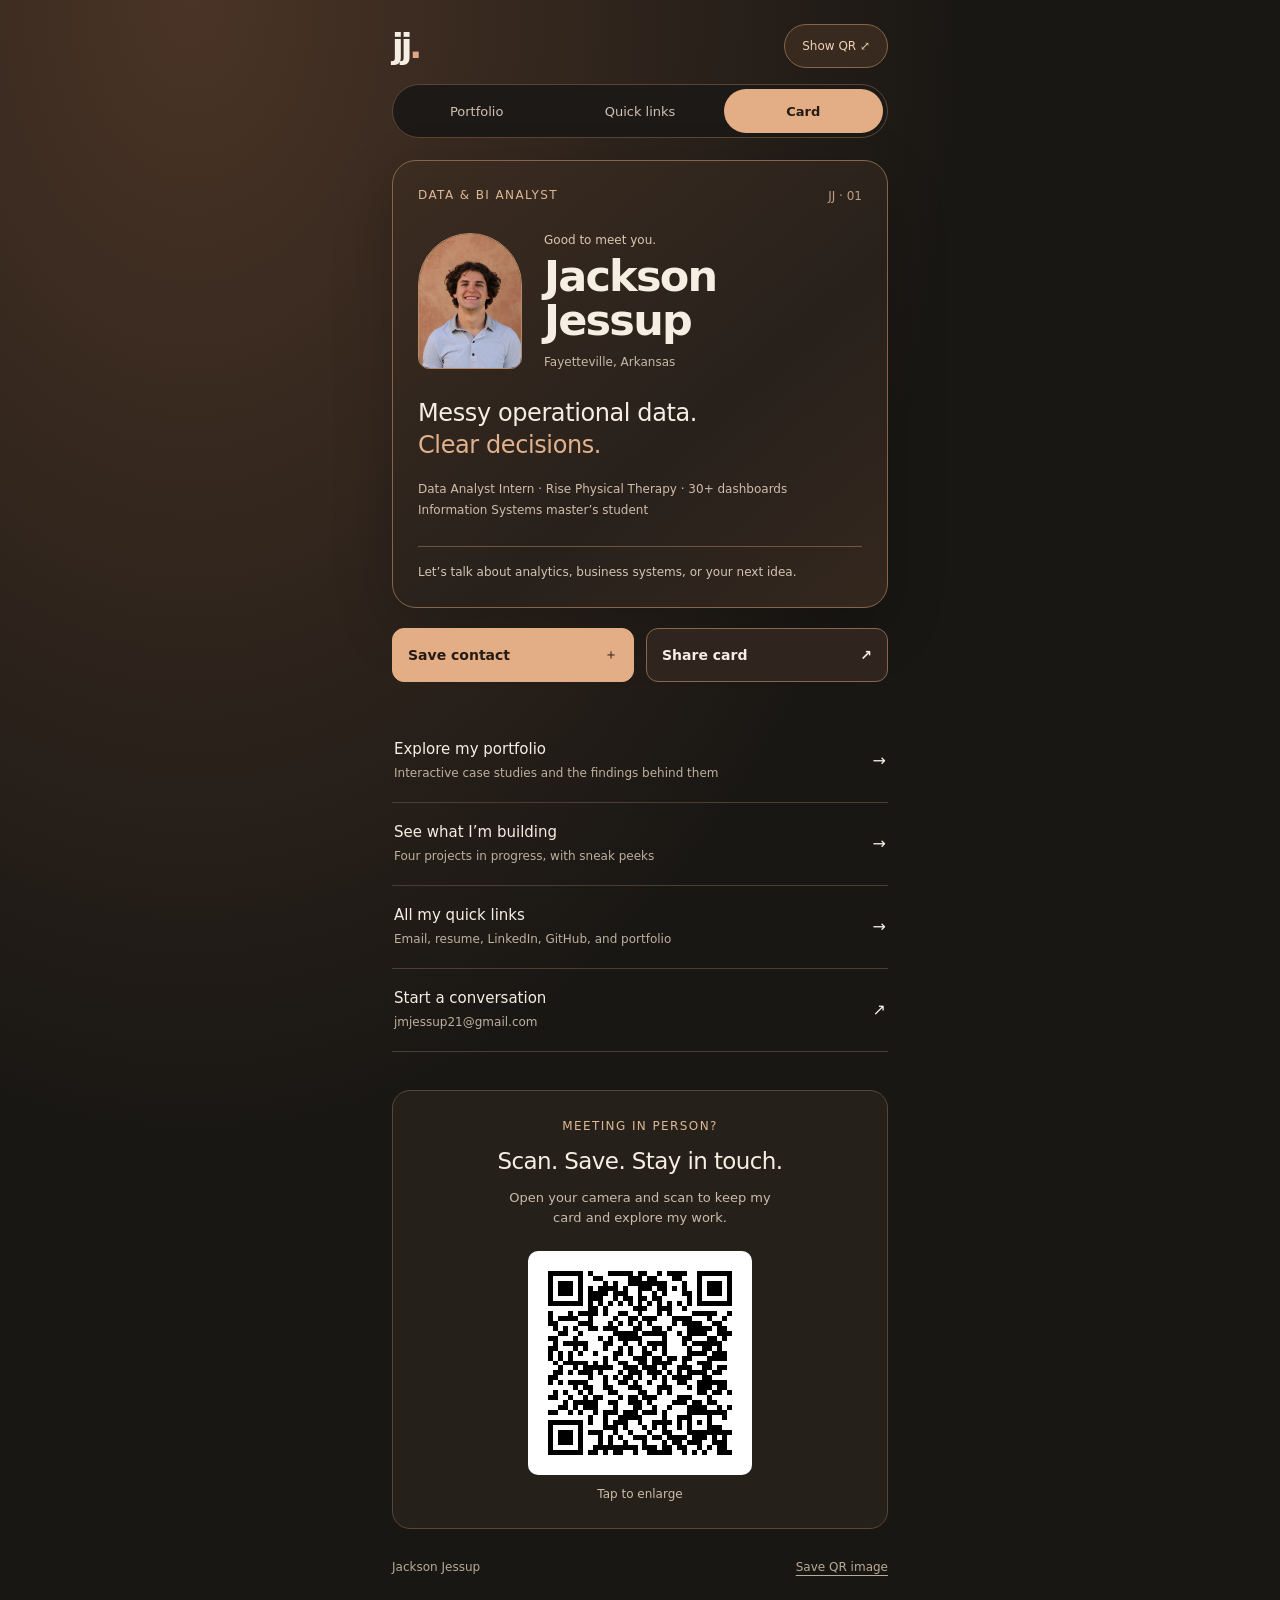
<file: card.html>
<!doctype html>
<html lang="en">
<head>
<meta charset="utf-8"><meta name="viewport" content="width=device-width,initial-scale=1,viewport-fit=cover">
<meta name="description" content="Meet Jackson Jessup. Analytics, information systems, and applied AI. Save my contact or explore my work.">
<meta name="theme-color" content="#211e1a"><meta name="apple-mobile-web-app-capable" content="yes"><meta name="apple-mobile-web-app-title" content="Jackson’s card">
<title>Jackson Jessup | Digital business card</title>
<link rel="canonical" href="https://jmjessup21.github.io/jackson-jessup-portfolio/card.html">
<meta property="og:type" content="website"><meta property="og:site_name" content="Jackson Jessup">
<meta property="og:title" content="Jackson Jessup | Digital business card"><meta property="og:description" content="Save my contact or explore my work. Data &amp; BI Analyst, 30+ dashboards shipped.">
<meta property="og:url" content="https://jmjessup21.github.io/jackson-jessup-portfolio/card.html"><meta property="og:image" content="https://jmjessup21.github.io/jackson-jessup-portfolio/assets/og-image.jpg">
<meta property="og:image:width" content="1200"><meta property="og:image:height" content="630">
<meta name="twitter:card" content="summary_large_image">
<link rel="icon" href="assets/favicon.svg" type="image/svg+xml"><link rel="apple-touch-icon" href="assets/card-icon.png"><link rel="manifest" href="card.webmanifest">
<link rel="stylesheet" href="card.css?v=3"><script src="card.js" defer></script>
</head>
<body>
<header class="mast"><a href="index.html" aria-label="jj. Jackson Jessup portfolio">jj<span>.</span></a><button class="quick-qr" data-open-qr type="button">Show QR <span aria-hidden="true">⤢</span></button></header>
<main>
<nav class="page-switch" aria-label="Jackson Jessup pages"><a href="index.html">Portfolio</a><a href="links.html">Quick links</a><a href="card.html" aria-current="page">Card</a></nav>
<article class="business-card" aria-labelledby="card-name">
  <div class="card-top"><span class="eyebrow">DATA &amp; BI ANALYST</span><span class="card-number" aria-hidden="true">JJ · 01</span></div>
  <div class="identity"><img src="assets/jackson-jessup-portrait-900.webp" alt="" width="900" height="937"><div><p class="hello">Good to meet you.</p><h1 id="card-name">Jackson<br>Jessup</h1><p class="location">Fayetteville, Arkansas</p></div></div>
  <p class="statement">Messy operational data.<br><em>Clear decisions.</em></p>
  <p class="context">Data Analyst Intern · Rise Physical Therapy · 30+ dashboards<br>Information Systems master’s student</p>
  <div class="card-rule"></div><p class="availability">Let’s talk about analytics, business systems, or your next idea.</p>
</article>
<div class="actions"><a class="button primary" href="assets/Jackson-Jessup.vcf">Save contact <span aria-hidden="true">＋</span></a><button class="button secondary" id="share-card" type="button">Share card <span aria-hidden="true">↗</span></button></div>
<p id="share-status" class="status" role="status"></p>
<nav class="destinations" aria-label="Jackson’s professional links"><a href="index.html#work"><span><strong>Explore my portfolio</strong><small>Interactive case studies and the findings behind them</small></span><span aria-hidden="true">→</span></a><a href="index.html#in-progress"><span><strong>See what I’m building</strong><small>Four projects in progress, with sneak peeks</small></span><span aria-hidden="true">→</span></a><a href="links.html"><span><strong>All my quick links</strong><small>Email, resume, LinkedIn, GitHub, and portfolio</small></span><span aria-hidden="true">→</span></a><a href="mailto:jmjessup21@gmail.com"><span><strong>Start a conversation</strong><small>jmjessup21@gmail.com</small></span><span aria-hidden="true">↗</span></a></nav>
<section class="scan" aria-labelledby="scan-title"><div><p class="eyebrow">MEETING IN PERSON?</p><h2 id="scan-title">Scan. Save. Stay in touch.</h2><p>Open your camera and scan to keep my card and explore my work.</p></div><button id="show-qr" data-open-qr class="qr-button" aria-label="Tap to enlarge the QR code"><img src="assets/card-qr.svg" width="224" height="224" alt="QR code linking to Jackson Jessup’s digital card"><span>Tap to enlarge</span></button></section>
</main>
<footer><span>Jackson Jessup</span><a href="assets/card-qr.png" download="Jackson-Jessup-QR.png">Save QR image</a></footer>
<dialog id="qr-dialog" aria-labelledby="qr-title"><button id="close-qr" class="close" aria-label="Close enlarged QR code">×</button><p class="eyebrow">JACKSON JESSUP</p><h2 id="qr-title">Let’s connect.</h2><img src="assets/card-qr.svg" width="320" height="320" alt="Scan to open Jackson’s digital business card"><p>Scan with your phone’s camera.<br>Then tap <strong>Save contact.</strong></p><a href="assets/card-qr.png" download="Jackson-Jessup-QR.png">Save this QR image</a></dialog>
</body></html>
</file>
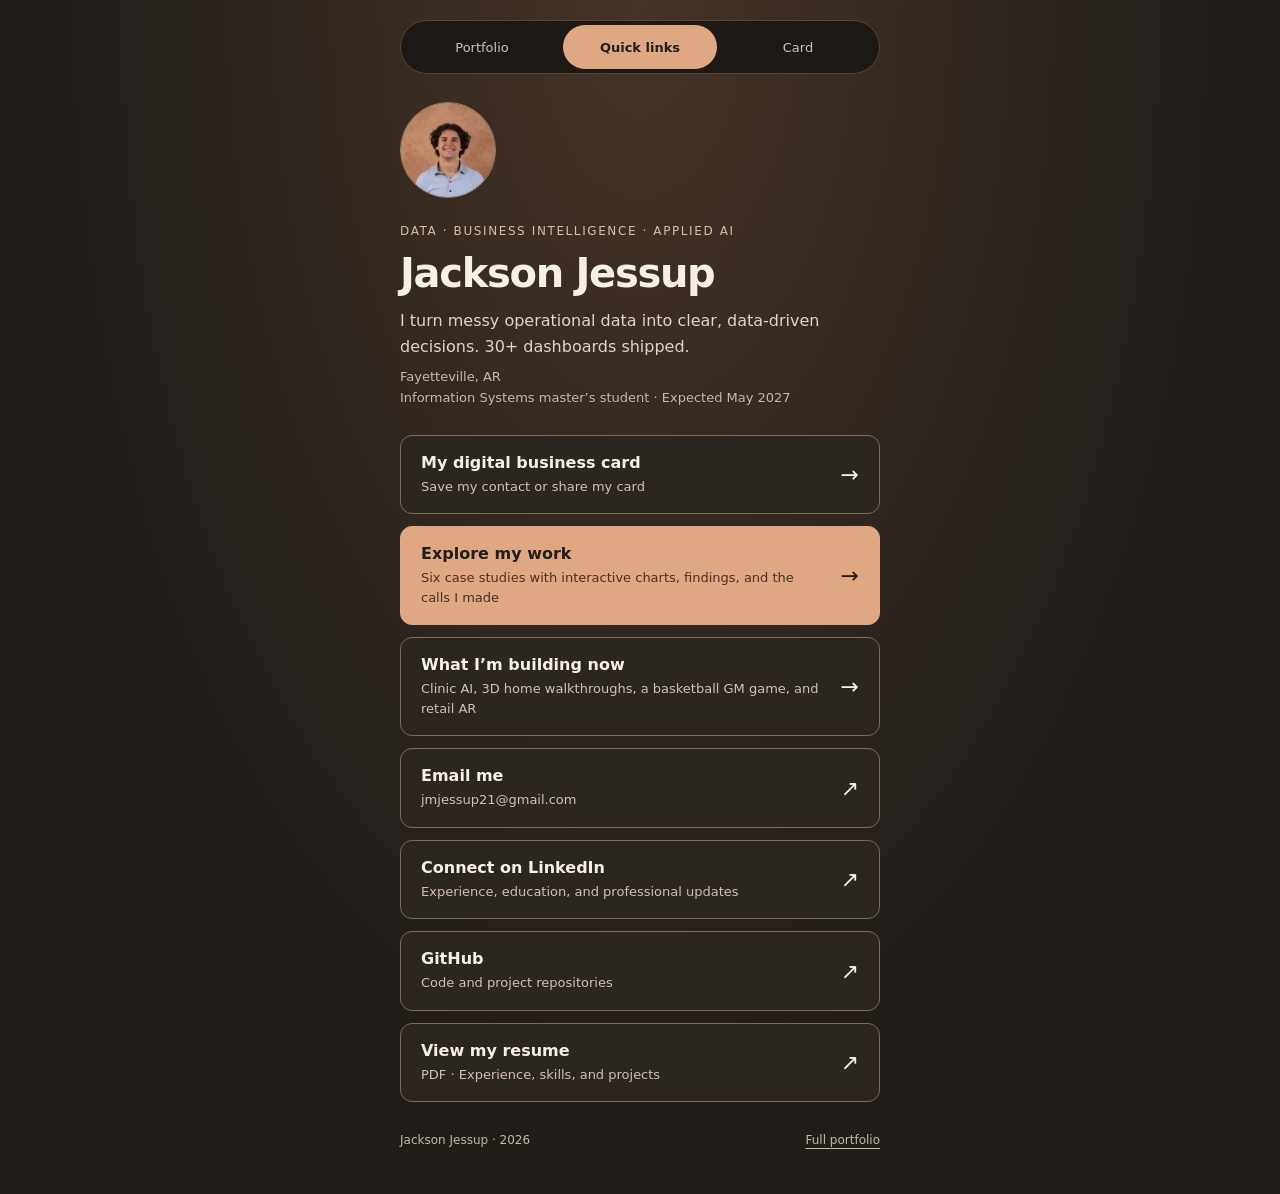
<file: links.html>
<!doctype html>
<html lang="en">
<head>
  <meta charset="utf-8">
  <meta name="viewport" content="width=device-width, initial-scale=1">
  <meta name="description" content="Connect with Jackson Jessup. Analytics, information systems, selected projects, and resume.">
  <meta name="theme-color" content="#211e1a">
  <title>Connect | Jackson Jessup</title>
  <link rel="canonical" href="https://jmjessup21.github.io/jackson-jessup-portfolio/links.html">
<meta property="og:type" content="website"><meta property="og:site_name" content="Jackson Jessup">
<meta property="og:title" content="Connect with Jackson Jessup"><meta property="og:description" content="Portfolio, resume, LinkedIn, GitHub, and email for Jackson Jessup, Data & BI Analyst.">
<meta property="og:url" content="https://jmjessup21.github.io/jackson-jessup-portfolio/links.html"><meta property="og:image" content="https://jmjessup21.github.io/jackson-jessup-portfolio/assets/og-image.jpg">
<meta property="og:image:width" content="1200"><meta property="og:image:height" content="630">
<meta name="twitter:card" content="summary_large_image">
  <link rel="icon" href="assets/favicon.svg" type="image/svg+xml">
  <style>
    :root{color-scheme:dark;font-family:ui-sans-serif,system-ui,-apple-system,"Segoe UI",Roboto,"Helvetica Neue",Arial,sans-serif;background:#211e1a;color:#f7f0e7}
    *{box-sizing:border-box}body{margin:0;min-height:100svh;background:radial-gradient(ellipse at top,#453327 0,transparent 65%)}
    main{width:min(100% - 40px,480px);margin:auto;padding:20px 0 32px}
    .headshot{display:block;width:96px;height:96px;object-fit:cover;object-position:center 32%;border-radius:50%;border:1px solid #9b7d64}
    .monogram{display:grid;place-items:center;width:64px;height:64px;border:1px solid #9b7d64;border-radius:22px;color:#dfa782;font-size:30px;font-weight:700;letter-spacing:-3px}
    .eyebrow{font-size:12px;letter-spacing:1.6px;color:#d7bea0;margin:26px 0 12px}
    h1{font-size:clamp(30px,8vw,40px);letter-spacing:-1.3px;margin:0 0 12px}
    .intro{font-size:16px;line-height:1.6;color:#e2d4c7;margin:0 0 8px}.location{font-size:13px;line-height:1.6;color:#c6b8aa;margin:0 0 26px}
    nav{display:grid;gap:12px}a{color:inherit;text-decoration:none}
    .link{display:flex;align-items:center;justify-content:space-between;gap:16px;min-height:72px;padding:17px 20px;background:#2c2621;border:1px solid #806b58;border-radius:12px;transition:background .15s}
    .link:hover{background:#3c3027}.link strong{display:block;font-size:16px}.link small{display:block;font-size:13px;line-height:1.5;color:#d2c1b0;margin-top:5px}.arrow{font-size:22px;flex-shrink:0}
    .primary{background:#dfa782;border-color:#dfa782;color:#211e1a}.primary small{color:#463224}.primary:hover{background:#eab896}
    a:focus-visible{outline:3px solid #fff;outline-offset:5px}
    footer{margin-top:16px;display:flex;flex-wrap:wrap;gap:14px;justify-content:space-between;font-size:12px;color:#c6b8aa}footer{align-items:center}footer a{display:inline-flex;align-items:center;min-height:44px;text-decoration:underline;text-underline-offset:4px}
    .page-switch{display:grid;grid-template-columns:repeat(3,1fr);gap:4px;padding:4px;margin:0 0 28px;border:1px solid #5a4635;border-radius:999px;background:#1c1916}
    .page-switch a{display:grid;place-items:center;min-height:44px;border-radius:999px;font-size:13px;color:#d2c1b0;text-decoration:none}
    .page-switch a:hover{color:#f7f0e7;background:#2c2621}
    .page-switch a[aria-current="page"]{background:#dfa782;color:#211e1a;font-weight:600}
    @media(prefers-reduced-motion:reduce){*{transition:none!important}}
  </style>
</head>
<body>
  <main>
    <nav class="page-switch" aria-label="Jackson Jessup pages"><a href="index.html">Portfolio</a><a href="links.html" aria-current="page">Quick links</a><a href="card.html">Card</a></nav>
    <img class="headshot" src="assets/jackson-jessup-avatar.webp" alt="" width="96" height="96">
    <p class="eyebrow">DATA · BUSINESS INTELLIGENCE · APPLIED AI</p>
    <h1>Jackson Jessup</h1>
    <p class="intro">I turn messy operational data into clear, data-driven decisions. 30+ dashboards shipped.</p>
    <p class="location">Fayetteville, AR<br>Information Systems master’s student · Expected May 2027</p>
    <nav aria-label="Connect with Jackson">
      <a class="link" href="card.html"><span><strong>My digital business card</strong><small>Save my contact or share my card</small></span><span class="arrow" aria-hidden="true">→</span></a>
      <a class="link primary" href="index.html#work"><span><strong>Explore my work</strong><small>Six case studies with interactive charts, findings, and the calls I made</small></span><span class="arrow" aria-hidden="true">→</span></a>
      <a class="link" href="index.html#in-progress"><span><strong>What I’m building now</strong><small>Clinic AI, 3D home walkthroughs, a basketball GM game, and retail AR</small></span><span class="arrow" aria-hidden="true">→</span></a>
      <a class="link" href="mailto:jmjessup21@gmail.com"><span><strong>Email me</strong><small>jmjessup21@gmail.com</small></span><span class="arrow" aria-hidden="true">↗</span></a>
      <a class="link" href="https://www.linkedin.com/in/jackson-jessup-32b0a821b/"><span><strong>Connect on LinkedIn</strong><small>Experience, education, and professional updates</small></span><span class="arrow" aria-hidden="true">↗</span></a>
      <a class="link" href="https://github.com/jmjessup21"><span><strong>GitHub</strong><small>Code and project repositories</small></span><span class="arrow" aria-hidden="true">↗</span></a>
      <a class="link" href="assets/Jackson-Jessup-Resume.pdf"><span><strong>View my resume</strong><small>PDF · Experience, skills, and projects</small></span><span class="arrow" aria-hidden="true">↗</span></a>
    </nav>
    <footer><span>Jackson Jessup · 2026</span><a href="index.html">Full portfolio</a></footer>
  </main>
</body>
</html>
</file>
<file: styles.css>
/* Desert modern — charcoal, clay, sandstone. */
:root{--paper:#211e1a;--ink:#f1e9dd;--muted:#cfc4b6;--accent:#dfa782;--line:#4b433a;--surface:#2b2621;--sand:#d7bea0;--sans:ui-sans-serif,system-ui,-apple-system,"Segoe UI",Roboto,"Helvetica Neue",Arial,sans-serif}
*{box-sizing:border-box}
html{scroll-behavior:smooth;scroll-padding-top:108px}
body{margin:0;background:var(--paper);color:var(--ink);font-family:var(--sans);font-size:16px;line-height:1.65}
body::before{content:"";position:fixed;inset:0;pointer-events:none;z-index:-1;opacity:.2;background-image:url("data:image/svg+xml,%3Csvg viewBox='0 0 180 180' xmlns='http://www.w3.org/2000/svg'%3E%3Cfilter id='grain'%3E%3CfeTurbulence type='fractalNoise' baseFrequency='.82' numOctaves='3' stitchTiles='stitch'/%3E%3C/filter%3E%3Cpath fill='%23ffffff' opacity='.13' filter='url(%23grain)' d='M0 0h180v180H0z'/%3E%3C/svg%3E")}
a{color:inherit}button{font:inherit;cursor:pointer}button,a,summary{-webkit-tap-highlight-color:transparent}
a:focus-visible,button:focus-visible,summary:focus-visible{outline:3px solid var(--accent);outline-offset:5px}
h1,h2,h3,h4,p{margin:0}h1,h2{font-weight:500;line-height:1.08;letter-spacing:-.055em}h1{font-size:clamp(44px,4.7vw,70px)}h2{font-size:clamp(38px,4vw,56px)}h3{line-height:1.25;font-weight:500}em{font-style:normal;font-weight:inherit;color:var(--accent)}p+p{margin-top:18px}
.wrap{width:min(1200px,calc(100% - 112px));margin:auto}
.header{height:94px;padding:0 max(56px,calc((100vw - 1200px)/2));display:flex;align-items:center;justify-content:space-between;border-bottom:1px solid var(--line);background:#211e1af2;position:sticky;top:0;z-index:10;backdrop-filter:blur(16px)}
.brand{display:flex;gap:16px;align-items:center;text-decoration:none;font-size:12px;letter-spacing:.16em;font-weight:700}.monogram{font-size:39px;letter-spacing:-.1em;line-height:1;color:var(--accent)}.monogram span{color:var(--ink)}
.header nav{display:flex;align-items:center;gap:32px}.header nav a{text-decoration:none;font-size:12px;color:var(--muted)}.header nav .nav-contact{color:var(--accent)}.header nav a:hover{color:var(--ink)}.nav-contact{border:1px solid #a57554;border-radius:3px;color:var(--accent);padding:10px 17px;display:flex;gap:24px}.menu-toggle{display:none}
.skip{position:fixed;top:-90px;left:12px;background:var(--accent);color:var(--paper);padding:10px 20px;z-index:20}.skip:focus{top:10px}
.hero{padding-top:28px}.hero-top{display:flex;justify-content:space-between;align-items:center;margin-bottom:46px}.eyebrow,.edition{font-size:12px;font-weight:500;letter-spacing:.15em;line-height:1.6}.eyebrow{display:flex;align-items:center;gap:9px;color:var(--accent)}.edition{color:var(--muted);letter-spacing:.1em;font-size:12px}.status-dot{display:inline-block;flex-shrink:0;width:6px;height:6px;border-radius:50%;background:#bfca9b}
.hero-grid{display:grid;grid-template-columns:1.3fr 1fr;gap:62px;align-items:center}.hero-copy{padding:15px 0 35px}.hero-greeting{font-size:21px;color:var(--muted);margin-bottom:22px;letter-spacing:-.02em}.hero h1{line-height:1.13}.hero-role{font-size:12px;letter-spacing:.12em;text-transform:uppercase;color:var(--accent);margin-top:28px}.intro{max-width:465px;color:var(--muted);font-size:15px;margin-top:15px;line-height:1.85}
.actions{display:flex;align-items:center;gap:14px;margin-top:30px;flex-wrap:wrap}.button{display:inline-flex;justify-content:space-between;align-items:center;gap:24px;padding:12px 20px;border:1px solid transparent;border-radius:3px;text-decoration:none;font-size:12px;transition:transform .2s,background .2s}.primary{background:var(--accent);color:#251e19}.primary:hover{background:#efbc98;transform:translateY(-2px)}.secondary{border-color:#7f6f5f;color:var(--ink)}.secondary:hover{background:#383028}.text-link{font-size:12px;text-underline-offset:5px;text-decoration-thickness:1px;display:inline-flex;gap:12px;align-items:center}.hero-social{display:flex;gap:17px;font-size:12px;color:var(--muted);margin-top:26px}.hero-social a{text-decoration:none}.hero-social a:hover{color:var(--accent)}.hero-social>span{color:#786857}
.portrait{position:relative;margin:0;padding:0 22px 18px 0}.portrait::before{content:"";position:absolute;inset:18px 0 47px 22px;border:1px solid #75563f;border-radius:200px 200px 9px 9px}.portrait-frame{position:relative;isolation:isolate;border-radius:200px 200px 6px 6px;overflow:hidden;aspect-ratio:3/3.85;background:#90684c}.portrait img{display:block;width:100%;height:100%;object-fit:cover;object-position:center 38%}.portrait-frame::after{content:"";position:absolute;inset:65% 0 0;background:linear-gradient(transparent,#2a1c13ad);pointer-events:none}.portrait-location{position:absolute;bottom:79px;left:23px;font-size:12px;letter-spacing:.14em;color:#fff3e4;display:flex;align-items:center;gap:9px}.portrait figcaption{position:relative;font-size:12px;letter-spacing:.12em;color:var(--muted);margin-top:19px;text-align:center}.portrait-index{position:absolute;top:46%;right:-28px;font-size:12px;letter-spacing:.2em;transform:rotate(90deg);color:var(--accent)}
.credentials{border:1px solid var(--line);background:#2b26218c;border-radius:4px;margin-top:52px;display:grid;grid-template-columns:1fr 1.5fr 1fr;padding:23px 28px;gap:28px}.credentials>div+div{border-left:1px solid var(--line);padding-left:28px}.credentials span{font-size:12px;letter-spacing:.18em;display:block;color:var(--accent);margin-bottom:7px}.credentials strong{font-weight:500;font-size:12px;display:block}.credentials p{font-size:12px;color:var(--muted);margin-top:3px}
.work-section{padding-top:100px;padding-bottom:104px}.section-heading{display:flex;justify-content:space-between;align-items:flex-end;gap:60px;margin-bottom:36px}.section-heading .eyebrow{margin-bottom:20px}.section-heading>p{max-width:330px;font-size:13px;color:var(--muted);padding-bottom:4px}.filters{display:flex;gap:8px;flex-wrap:wrap;margin-bottom:30px}.filters button{border:1px solid var(--line);background:transparent;color:var(--muted);padding:9px 16px;border-radius:3px;font-size:12px}.filters button span{margin-left:12px;font-size:12px}.filters .active{background:var(--accent);color:var(--paper);border-color:var(--accent)}.filters button:hover{border-color:var(--accent)}
.project-grid{display:grid;grid-template-columns:1fr 1fr;gap:30px;align-items:start}.project{background:#2a2520;border:1px solid var(--line);border-radius:5px;overflow:hidden}.project[hidden]{display:none}.project-visual{height:295px;position:relative;padding:23px 28px;overflow:hidden;color:#30271f}.visual-label{font-size:12px;letter-spacing:.13em;font-weight:600}.visual-note{position:absolute;bottom:18px;left:28px;font-size:12px;letter-spacing:.11em}.rise-visual{background:#ccb395}.report-sheet{background:#f2e8d9;margin:32px 5px 0;padding:22px 22px 26px;box-shadow:0 10px 35px #3c28151c;transform:rotate(-2deg)}.sheet-heading{font-size:16px;line-height:1.2;margin-bottom:25px;letter-spacing:-.025em}.sheet-heading span{float:right}.sheet-cols{display:grid;grid-template-columns:repeat(3,1fr);gap:12px}.sheet-cols small{display:block;font-size:12px;letter-spacing:.13em;margin-bottom:7px}.sheet-cols b{display:block;font-size:12px;font-weight:400;line-height:1.25}.sheet-rule{height:1px;background:#c0aa8c;margin:20px 0 11px}.workflow-tags{display:flex;justify-content:space-between;font-size:12px}.workflow-tags i{font-style:normal}
.medai-visual{background:#764d3e;color:#f5e6d5;height:auto;min-height:295px;padding-bottom:56px}.prompt-bubble{font-size:24px;line-height:1.3;padding:26px 0 20px;letter-spacing:-.035em}.metric-stack{border-top:1px solid #b98c70}.metric-stack>span{display:flex;justify-content:space-between;gap:10px;padding:7px 0;border-bottom:1px solid #a67960;font-size:12px}.metric-stack b{font-weight:400;color:#f0d9c1;font-size:12px}
.housing-visual{background:#b2b298}.warehouse{display:grid;grid-template-columns:1fr 1fr;gap:9px 28px;padding:28px 34px}.warehouse div{padding:13px;border:1px solid #8d8e72;background:#e3e1cd;text-align:center;font-size:12px;letter-spacing:.1em}.warehouse strong{grid-column:1/-1;padding:12px;background:#4c513d;color:#f0efdb;text-align:center;font-size:12px;font-weight:400;letter-spacing:.13em}.systems-visual{background:#b9947b}.process{display:grid;gap:14px;padding:28px 25px}.process span{padding:11px 18px;border:1px solid #ac8d73;display:flex;align-items:center;background:#efe1d1;font-size:12px;gap:30px}.process i{font-size:12px;font-style:normal;color:#7b5842}
.project-copy{padding:26px 27px 4px}.project-meta{font-size:12px;letter-spacing:.12em;color:var(--accent);margin-bottom:14px}.project h3{font-size:28px;letter-spacing:-.035em;margin-bottom:17px}.project-copy>p:not(.project-meta){font-size:13px;color:var(--muted);max-width:530px;line-height:1.8}.tags{display:flex;gap:7px;flex-wrap:wrap;margin:20px 0}.tags span{font-size:12px;padding:3px 8px;background:#352d25;color:#dac4ac;border:1px solid #564637;border-radius:2px}details{border-top:1px solid var(--line)}summary{padding:17px 0;cursor:pointer;list-style:none;font-size:12px;display:flex;justify-content:space-between;align-items:center}summary::-webkit-details-marker{display:none}summary span{font-size:20px;transition:transform .2s;color:var(--accent)}details[open] summary span{transform:rotate(90deg)}.case-content{padding:4px 0 24px;font-size:13px;color:var(--muted)}.case-content h4{font-size:13px;color:var(--ink);margin:14px 0 5px}.case-content p+p{margin-top:12px}.compact{padding-top:8px}.project-symbol{float:right;font-size:40px;color:var(--accent);line-height:1;margin-top:20px}
.about-section{padding:85px 0;background:#d6bea0;color:#30271f}.about-section .eyebrow{color:#634632}.about-grid{display:grid;grid-template-columns:1fr 1fr;gap:90px}.about-grid .eyebrow{margin-bottom:24px}.about-grid h2{font-size:48px}.about-grid em{color:#80543b}.about-mark{font-size:136px;line-height:1.2;letter-spacing:-.12em;color:#a17550;margin-top:25px;font-weight:600}.about-mark span{color:#30271f}.about-copy p{font-size:14px;color:#584736;line-height:1.85}.about-copy .large-copy{font-size:25px;line-height:1.4;letter-spacing:-.035em;color:#30271f;margin-bottom:25px}.availability{border-top:1px solid #ad9273;margin-top:28px;padding-top:22px;display:flex;align-items:center;gap:12px;font-size:12px}.availability .status-dot{background:#556346}
.experience-section{padding:95px 0}.timeline{border-top:1px solid var(--line)}.timeline-row{display:grid;grid-template-columns:.75fr 1.3fr 1fr;gap:35px;padding:29px 0;border-bottom:1px solid var(--line)}.timeline .date{font-size:12px;letter-spacing:.08em;color:var(--accent);padding-top:5px}.timeline h3{font-size:17px;margin-bottom:6px;font-weight:500;letter-spacing:-.025em}.timeline p{font-size:12px;color:var(--muted);line-height:1.7}.education-grid{background:var(--surface);border:1px solid var(--line);border-radius:4px;display:grid;grid-template-columns:1fr 1fr;padding:36px;margin-top:54px;gap:32px 56px}.education-grid .eyebrow{font-size:12px;color:var(--accent)}.education-grid h3{font-size:25px;letter-spacing:-.03em;margin:15px 0}.education-grid p{font-size:12px;color:var(--muted)}.education-grid .school{grid-column:1/-1;border-top:1px solid var(--line);padding-top:20px}.school strong{font-weight:500;color:var(--ink)}
.toolkit-section{padding-bottom:95px}.toolkit-section h2{margin:18px 0 36px;font-size:48px}.toolkit{display:grid;grid-template-columns:repeat(3,1fr);gap:40px}.toolkit>div{border-top:1px solid #8b664a;padding-top:20px}.toolkit h3{font-size:17px;margin-bottom:14px}.toolkit p{font-size:13px;color:var(--muted);line-height:1.9}.research-note{font-size:12px;color:var(--muted);max-width:820px;margin-top:32px}
.contact-section{background:#30271f;border-top:1px solid #69513d;padding-top:70px}.contact-section .eyebrow{color:var(--accent)}.contact-grid{display:grid;grid-template-columns:1.3fr 1fr;gap:60px;align-items:center;margin:26px 0 70px}.contact-grid h2{font-size:60px}.contact-grid p{font-size:14px;max-width:355px;color:var(--muted)}.contact-email{display:block;margin:23px 0 13px;font-size:22px;text-decoration:none;letter-spacing:-.03em}.contact-email span{margin-left:12px;color:var(--accent)}.linkedin{font-size:12px;color:var(--accent);text-underline-offset:5px}.site-footer{background:#30271f}.footer-bar{border-top:1px solid #5b4839;display:flex;justify-content:space-between;align-items:center;padding:23px 0;font-size:12px;color:var(--muted)}.footer-bar a{text-decoration:none}.design-credit{font-size:12px;line-height:1.8;color:var(--muted);padding-bottom:24px}.design-credit a{text-underline-offset:3px}
.sr-only{position:absolute;width:1px;height:1px;padding:0;margin:-1px;overflow:hidden;clip:rect(0,0,0,0);white-space:nowrap;border:0}
@media(max-width:1100px){.wrap{width:calc(100% - 64px)}.header{padding:0 32px}.hero-grid{gap:35px;grid-template-columns:1.15fr 1fr}.hero h1{font-size:54px}.hero-greeting{font-size:19px}.hero-role{font-size:12px}.portrait{padding-right:12px}.portrait::before{inset:18px 0 47px 15px}.portrait-index{right:-32px}.edition{display:none}.hero-top{margin-bottom:32px}.credentials{gap:20px;padding:22px}.credentials>div+div{padding-left:20px}.about-grid{gap:45px}.about-grid h2{font-size:40px}.project h3{font-size:26px}.project-visual{padding-left:22px;padding-right:22px}.report-sheet{padding:20px 15px}.sheet-heading{font-size:14px}.sheet-cols b{font-size:12px}.prompt-bubble{font-size:22px}.contact-grid h2{font-size:48px}.contact-email{font-size:19px}.timeline-row{gap:24px}}
@media(max-width:760px){html{scroll-padding-top:88px}.wrap{width:calc(100% - 40px)}.header{height:76px;padding:0 20px}.brand{font-size:12px;gap:12px}.monogram{font-size:33px}.menu-toggle{display:block;background:transparent;border:1px solid var(--line);padding:6px 12px;color:var(--ink);font-size:12px}.menu-toggle span{margin-left:15px}.header nav{display:none;position:absolute;top:75px;left:0;right:0;background:var(--paper);border-bottom:1px solid var(--line);padding:20px;align-items:stretch;gap:18px}.header nav.open{display:flex;flex-direction:column}.nav-contact{align-self:flex-start}.hero{padding-top:24px}.hero-top{margin-bottom:24px}.hero-top .eyebrow{font-size:12px;letter-spacing:.12em}.hero-grid{grid-template-columns:1fr;gap:32px}.hero-copy{padding:0}.hero-greeting{font-size:18px;margin-bottom:17px}.hero h1{font-size:clamp(42px,10.8vw,68px)}.hero-role{font-size:12px;margin-top:23px}.intro{font-size:14px;margin-top:13px}.actions{gap:10px;margin-top:24px}.button{padding:12px 14px;font-size:12px;gap:15px}.hero-social{margin-top:22px}.portrait{max-width:420px;width:calc(100% - 20px);margin:auto;padding-right:18px}.portrait-frame{aspect-ratio:3/3.6}.portrait-index{right:-27px}.portrait-location{font-size:12px;left:18px}.portrait figcaption{font-size:12px}.credentials{grid-template-columns:1fr;margin-top:28px;gap:16px;padding:22px}.credentials>div+div{border-left:0;border-top:1px solid var(--line);padding:16px 0 0}.credentials span{margin-bottom:4px}.credentials strong{font-size:13px}.credentials p{font-size:12px}.work-section{padding:65px 0}.section-heading{display:block;margin-bottom:28px}.section-heading>p{margin-top:22px;max-width:100%}.section-heading .eyebrow{margin-bottom:18px}h2{font-size:39px}.filters{gap:7px;margin-bottom:24px}.filters button{font-size:12px;padding:8px 10px}.project-grid{grid-template-columns:1fr;gap:24px}.project-visual{height:285px;padding-left:18px;padding-right:18px}.project h3{font-size:26px}.project-copy{padding:23px 20px 3px}.report-sheet{padding:20px 16px}.sheet-heading{font-size:14px}.sheet-cols b{font-size:12px}.workflow-tags{font-size:12px}.prompt-bubble{font-size:24px}.medai-visual{height:auto;min-height:315px}.visual-note{left:18px;font-size:12px}.warehouse{padding:28px 16px}.process{padding:28px 12px}.about-section{padding:55px 0}.about-grid{grid-template-columns:1fr;gap:28px}.about-grid h2{font-size:38px}.about-mark{display:none}.about-copy .large-copy{font-size:25px}.experience-section{padding:60px 0}.experience-section .text-link{margin-top:24px}.timeline-row{grid-template-columns:1fr;gap:9px;padding:22px 0}.timeline-row>p:last-child{max-width:430px}.education-grid{grid-template-columns:1fr;padding:24px;gap:28px;margin-top:35px}.education-grid h3{font-size:24px}.school{margin-top:0}.toolkit-section{padding-bottom:60px}.toolkit-section h2{font-size:39px}.toolkit{grid-template-columns:1fr;gap:26px}.contact-section{padding-top:50px}.contact-grid{grid-template-columns:1fr;gap:30px;margin-bottom:45px}.contact-grid h2{font-size:44px}.contact-email{font-size:20px}.footer-bar{gap:15px;flex-wrap:wrap}.research-note{font-size:12px}}
@media(prefers-reduced-motion:reduce){html{scroll-behavior:auto}*,*::before,*::after{transition:none!important}}
@media print{.header,.portrait,.filters,.contact-section,.site-footer,.project-visual,.skip,.hero-social{display:none}.wrap{width:100%}.hero-grid,.project-grid,.about-grid,.timeline-row,.toolkit{display:block}.work-section,.experience-section,.about-section{padding:20px 0}body,.project,.education-grid,.about-section{background:white;color:black}.project,.timeline-row{break-inside:avoid}details .case-content{display:block}.hero h1{font-size:40px}.project h3{font-size:25px}:root{--ink:#111;--muted:#444;--accent:#754c30;--line:#aaa}.about-copy p{color:#333}}

/* Actual source artifacts retain their original colors and aspect ratios. */
.work-evidence{margin:0;background:#211e1a;border-bottom:1px solid var(--line)}
.evidence-label{font-size:12px;letter-spacing:.12em;color:var(--accent);padding:17px 22px}
.evidence-image{display:block;position:relative;background:#f5f4f0;padding:12px;text-decoration:none}
.evidence-image img{display:block;width:100%;height:300px;object-fit:contain}
.evidence-image>span,.supporting-artifact a>span{display:block;padding-top:9px;font-size:12px;color:#3d332a;text-align:right;text-decoration:underline;text-underline-offset:3px}
.work-evidence figcaption{padding:17px 22px;color:var(--muted);font-size:12px;line-height:1.7;min-height:112px}
.work-evidence figcaption small{display:block;margin-top:9px;font-size:12px;color:var(--accent);overflow-wrap:anywhere}
.source-quote{margin:22px 0 24px;padding:1px 0 1px 16px;border-left:2px solid var(--accent)}
.source-quote p{font-size:14px;line-height:1.6;color:var(--ink)}
.source-quote cite{display:block;font-size:12px;font-style:normal;color:var(--muted);margin-top:10px}
.supporting-artifact{margin:5px 0 25px}.supporting-artifact h4{margin-bottom:14px}.supporting-artifact a{display:block;background:#f5f4f0;padding:12px;text-decoration:none}.supporting-artifact img{display:block;width:100%;max-height:430px;object-fit:contain}.supporting-artifact p{font-size:12px;margin-top:12px}
@media(max-width:760px){.evidence-label{padding:15px 18px;font-size:12px}.evidence-image{padding:8px}.evidence-image img{height:220px}.work-evidence figcaption{padding:15px 18px;min-height:0}.source-quote p{font-size:13px}}

/* v6 — finding-first project cards, readable type floor (12px). */
.hero-copy strong{color:var(--ink);font-weight:600}
.open-to{display:inline-flex;align-items:center;gap:10px;margin-top:22px;padding:8px 14px;border:1px solid var(--line);border-radius:999px;font-size:13px;color:var(--ink);background:#2b2621}
.hero-social{font-size:13px}
.eyebrow,.edition{letter-spacing:.12em}
.featured{display:grid;grid-template-columns:minmax(220px,.42fr) 1fr;margin-bottom:30px}
.featured-stat{background:#d6bea0;color:#30271f;display:flex;flex-direction:column;justify-content:center;padding:36px}
.featured-stat strong{font-size:clamp(72px,9vw,120px);line-height:1;letter-spacing:-.06em;font-weight:600}
.featured-stat span{font-size:15px;margin-top:10px;color:#584736}
.featured .project-copy{padding:30px 34px 6px}
.project h3{font-size:25px}
.project .evidence-image{border-bottom:1px solid var(--line)}
.project .evidence-image img{height:260px}
.finding{margin:4px 0 22px;padding:16px 18px;border-left:3px solid var(--accent);background:#342d26;border-radius:0 4px 4px 0}
.finding strong{display:block;font-size:30px;line-height:1.1;letter-spacing:-.03em;color:var(--accent);font-weight:600}
.finding p{font-size:14px;line-height:1.6;color:var(--ink);margin-top:6px}
.brief{margin:0 0 20px;display:grid;gap:10px}
.brief>div{display:grid;grid-template-columns:86px 1fr;gap:14px}
.brief dt{font-size:12px;letter-spacing:.08em;text-transform:uppercase;color:var(--accent);padding-top:2px}
.brief dd{margin:0;font-size:14px;line-height:1.6;color:var(--muted)}
summary{font-size:13px}
.case-content{font-size:14px}.case-content h4{font-size:14px}
.contact-links{display:flex;gap:22px;flex-wrap:wrap;font-size:14px}
.contact-links a{color:var(--accent);text-underline-offset:5px}
.footer-bar{font-size:13px}
.design-credit{opacity:.75}
@media(max-width:760px){.featured{grid-template-columns:1fr}.featured-stat{padding:26px 20px;flex-direction:row;align-items:baseline;gap:14px}.featured .project-copy{padding:23px 20px 3px}.project .evidence-image img{height:220px}.finding strong{font-size:26px}.brief>div{grid-template-columns:1fr;gap:2px}.open-to{border-radius:10px;align-items:flex-start}.open-to .status-dot{margin-top:6px}}
@media print{.featured-stat{background:none}.finding{background:none}}

/* Handoff to the companion phone pages (card + quick links). */
.handoff{display:grid;grid-template-columns:1fr 1fr;gap:10px;margin-top:28px;max-width:520px}
.handoff .handoff-label{max-width:none;margin:0;grid-column:1/-1;font-size:12px;letter-spacing:.12em;text-transform:uppercase;color:var(--muted)}
.handoff a{display:flex;justify-content:space-between;align-items:center;gap:12px;min-height:64px;padding:12px 16px;border:1px solid #69513d;border-radius:6px;background:#261f19;text-decoration:none;transition:border-color .2s,background .2s}
.handoff a:hover{border-color:var(--accent);background:#3a2e25}
.handoff strong{display:block;font-size:14px;font-weight:600;color:var(--ink)}
.handoff small{display:block;font-size:12px;line-height:1.45;color:var(--muted);margin-top:2px}
.handoff a>span:last-child{color:var(--accent);flex-shrink:0}
@media(max-width:760px){.handoff{grid-template-columns:1fr}}
@media print{.handoff{display:none}}

/* Review fixes (2026-09-29). */
/* P1-2: the location caption sits on a solid chip so it reads at >= 4.5:1 over any part of the photo. */
.portrait-location{background:#211e1acc;padding:4px 10px;border-radius:3px;line-height:1.5;max-width:calc(100% - 68px)}
/* P2-6: comfortable tap targets. */
.brand{min-height:44px}
.contact-email{padding:6px 0;margin:17px 0 7px;width:fit-content}
.hero-social{align-items:center}
.portrait-location .nowrap{white-space:nowrap}
@media(max-width:760px){
  .portrait-location{left:14px;max-width:calc(100% - 46px);letter-spacing:.1em}
  .header nav{gap:0}
  .header nav a:not(.nav-contact){padding:12px 0}
  .header nav .nav-contact{margin-top:8px;min-height:44px;align-items:center}
  .hero-social{margin-top:11px}
  .hero-social a,.contact-links a,.footer-bar a{display:inline-flex;align-items:center;column-gap:.3em;min-height:44px}
  .contact-links{column-gap:22px;row-gap:0}
  .footer-bar{padding:12px 0}
  .design-credit a{padding:4px 0}
  .experience-section .text-link{min-height:44px}
}
</file>
<file: experience.css>
/* Work section as a guided path: numbered chapters, visible decisions, light interactivity. */
[hidden]{display:none!important}

/* Filters */
.filters{align-items:center;margin-bottom:10px}
.filters button{font-size:13px;padding:8px 14px;border-radius:999px}
.filter-label{font-size:12px;letter-spacing:.12em;text-transform:uppercase;color:var(--muted);margin:0 2px 0 12px}
.filter-status{font-size:13px;color:var(--muted);margin:0 0 30px}
.inline-chip{display:inline-block;font-size:12px;padding:1px 8px;border:1px solid var(--accent);color:var(--accent);border-radius:999px}

/* The path */
.work-path{list-style:none;margin:0;padding:0 0 0 64px;position:relative;display:grid;gap:34px}
.work-path::before{content:"";position:absolute;left:21px;top:28px;bottom:28px;width:1px;background:linear-gradient(var(--accent),var(--line) 12%,var(--line) 88%,var(--accent))}
.chapter{position:relative;overflow:visible}
.chapter[hidden]{display:none}
.chapter-node{position:absolute;left:-64px;top:24px;width:43px;height:43px;border-radius:50%;display:grid;place-items:center;background:var(--paper);border:1px solid var(--accent);color:var(--accent);font-size:13px;letter-spacing:.04em;z-index:1}
.chapter:not(.featured){display:grid;grid-template-columns:minmax(0,1fr) minmax(0,1.08fr);align-items:start}
.chapter:not(.featured):nth-child(odd) .chapter-media{border-left:1px solid var(--line);border-right:0}
.chapter-media{border-right:1px solid var(--line);background:#25211c;min-height:100%;display:flex;flex-direction:column}
.chapter .project-copy{padding:28px 30px 22px}
.chapter .evidence-image{border-bottom:1px solid var(--line)}
.chapter .evidence-image img{height:240px}

/* Card text */
.brief dd em{font-style:italic;color:var(--ink)}
.tools{font-size:13px!important;color:#dac4ac!important;margin:0 0 16px;line-height:1.6}
.still-use{display:flex;gap:12px;align-items:baseline;font-size:15px!important;color:var(--ink)!important;margin:4px 0 18px;line-height:1.5!important}
.still-use span{flex-shrink:0;font-size:12px;letter-spacing:.1em;text-transform:uppercase;color:var(--accent)}
.ask-me{display:inline-flex;gap:10px;align-items:center;margin-top:14px;font-size:14px;color:var(--accent);text-decoration:none;border-bottom:1px solid transparent;transition:opacity .25s,transform .25s,border-color .2s}
.ask-me:hover,.ask-me:focus-visible{border-color:var(--accent)}
@media(hover:hover) and (pointer:fine){.chapter .ask-me{opacity:.55}.chapter:hover .ask-me,.chapter:focus-within .ask-me{opacity:1;transform:translateX(4px)}}

/* Featured Rise chapter */
.featured{display:block;margin:0}
.featured-top{display:grid;grid-template-columns:minmax(220px,.36fr) 1fr}
.featured .featured-stat{padding:40px 36px}
.featured .featured-stat strong{font-size:clamp(88px,11vw,150px)}
.featured .project-copy{padding:32px 36px 18px}
.featured .project-copy h3{font-size:30px}
.featured>.still-use,.featured>.ask-me{margin-left:36px;margin-right:36px}
.featured>.ask-me{margin-bottom:28px}
.process-strip{border-top:1px solid var(--line);padding:26px 36px}
.strip-label{font-size:12px;letter-spacing:.14em;color:var(--accent);margin-bottom:16px}
.process-strip ol{list-style:none;margin:0;padding:0;display:grid;grid-template-columns:repeat(4,1fr);gap:0;counter-reset:step}
.process-strip li{position:relative;padding:0 22px 0 0;display:grid;grid-template-columns:36px 1fr;column-gap:12px;align-items:start}
.process-strip li:not(:last-child)::after{content:"→";position:absolute;right:4px;top:6px;color:var(--accent)}
.process-strip svg{grid-row:span 2;width:36px;height:36px;padding:7px;border:1px solid #6c533f;border-radius:50%;fill:none;stroke:var(--accent);stroke-width:1.7;stroke-linecap:round;stroke-linejoin:round}
.process-strip strong{font-weight:600;font-size:15px}
.process-strip span{font-size:13px;color:var(--muted);line-height:1.5}
.before-after{border-top:1px solid var(--line);padding:24px 36px 6px;display:grid;grid-template-columns:auto 1fr;gap:10px 30px;align-items:start}
.before-after .fine{grid-column:1/-1}
.ba-title{font-size:15px;color:var(--ink);margin-bottom:8px}
.ba-panel ol{margin:0;padding:0;list-style:none;display:flex;flex-wrap:wrap;gap:8px}
.ba-panel li{font-size:13px;padding:6px 12px;border:1px dashed #6c533f;border-radius:4px;color:var(--muted)}
.ba-panel[data-panel="after"] li{border-style:solid;border-color:#8a9b6a;color:var(--ink);background:#2f3326}
.segmented{display:inline-flex;border:1px solid var(--line);border-radius:999px;padding:3px;gap:3px;flex-wrap:wrap}
.segmented button{background:none;border:0;color:var(--muted);padding:7px 16px;border-radius:999px;font-size:13px}
.segmented button.active{background:var(--accent);color:var(--paper)}
.segmented.small button{padding:6px 12px;font-size:12px}
.fine{font-size:12px!important;color:var(--muted)!important;margin-top:10px!important;line-height:1.5}

/* Explorers */
.explore-toggle{margin:14px 18px;align-self:flex-start;background:transparent;color:var(--accent);border:1px solid var(--accent);border-radius:999px;padding:8px 16px;font-size:13px}
.explore-toggle:hover{background:#3a2e25}
.explore-toggle[aria-expanded="true"] span{display:inline-block;transform:rotate(45deg)}
.explorer,.model-explorer,.flow{padding:4px 18px 20px}
.model-explorer{padding-top:22px}
.explorer-title{font-size:14px;color:var(--ink);margin-bottom:12px}
.explorer-title span{color:var(--muted)}
.explorer-readout{font-size:13px;color:var(--muted);margin-top:10px;min-height:40px;line-height:1.5}
.explorer-readout b{color:var(--ink);font-weight:600}
.bar-explorer svg{display:block;width:100%;height:auto}
.bar-explorer rect{fill:#5d5046;transition:fill .15s;cursor:pointer}
.bar-explorer rect.top{fill:var(--accent)}
.bar-explorer rect:hover,.bar-explorer rect:focus,.bar-explorer rect.on{fill:#f1e9dd;outline:none}
.bar-explorer text{fill:var(--muted);font-size:14px;font-family:var(--sans)}
.hotspot-chart{position:relative;background:#f5f4f0;border-radius:4px;padding:6px}
.hotspot-chart img{display:block;width:100%;height:auto}
.hotspot{position:absolute;transform:translate(-50%,-50%);width:26px;height:26px;border-radius:50%;border:2px solid #fff;background:#2a7a5a;color:#fff;font-size:12px;font-weight:700;padding:0;box-shadow:0 0 0 3px #2a7a5a55;margin-left:6px;margin-top:6px}
.hotspot.warn{background:#b4532f;box-shadow:0 0 0 3px #b4532f55}
.hotspot.on,.hotspot:hover{transform:translate(-50%,-50%) scale(1.18)}
.model-bars{display:grid;gap:10px;margin-top:16px}
.model-row{display:grid;grid-template-columns:128px 1fr 54px;gap:10px;align-items:center;font-size:13px}
.model-row .name{color:var(--muted);line-height:1.25}
.model-row .track{display:block;height:14px;background:#352d25;border-radius:2px;overflow:hidden}
.model-row .fill{display:block;height:100%;background:#6d5d4f;width:0;transition:width .5s ease}
.model-row.best .fill{background:var(--accent)}
.model-row.best .name{color:var(--ink)}
.model-row .val{text-align:right;font-variant-numeric:tabular-nums;color:var(--ink)}

/* Chat replay */
.chat-replay{padding:18px;display:flex;flex-direction:column;gap:12px;height:100%}
.chat-head{display:flex;align-items:center;gap:9px;font-size:12px;letter-spacing:.06em;color:var(--muted)}
.replay-button{margin-left:auto;background:none;border:1px solid var(--line);color:var(--accent);border-radius:999px;padding:5px 12px;font-size:12px}
.chat-body{display:flex;flex-direction:column;gap:10px}
.msg{font-size:13px;line-height:1.55;padding:10px 13px;border-radius:12px;max-width:94%;transition:opacity .35s,transform .35s}
.msg.user{align-self:flex-end;background:var(--accent);color:#251e19;border-bottom-right-radius:3px}
.msg.bot{align-self:flex-start;background:#342d26;color:var(--ink);border-bottom-left-radius:3px}
.msg.check{align-self:flex-start;background:#2f3326;color:#d9e4c0;border:1px solid #5b6a45;font-size:12px}
.msg table{width:100%;border-collapse:collapse;margin:8px 0 4px;font-size:12px}
.msg th{text-align:left;font-weight:500;color:var(--muted);border-bottom:1px solid var(--line);padding:3px 4px}
.msg td{padding:3px 4px;border-bottom:1px solid #3d352d}
.msg td:not(:first-child),.msg th:not(:first-child){text-align:right;white-space:nowrap}
.msg tr.gap td{text-align:center;color:var(--muted)}
.msg tr.flag td{color:#f0c9a8}
.msg small{font-size:12px;color:var(--muted)}
.msg.pending{opacity:0;transform:translateY(8px)}
.msg.typing::after{content:"";display:inline-block}

/* Pipeline + flow diagrams */
.pipeline{display:flex;flex-wrap:wrap;gap:0;margin:0 0 18px}
.pipeline span{position:relative;flex:1 1 110px;font-size:12px;color:var(--muted);padding:9px 20px 9px 12px;background:#302923;border:1px solid var(--line);line-height:1.4}
.pipeline span+span{border-left:0}
.pipeline span:first-child{border-style:dashed;background:transparent}
.pipeline span:last-child{background:#3a2e25;border-color:#8a6a50}
.pipeline b{display:block;font-weight:600;color:var(--ink);font-size:13px}
.pipeline span:not(:last-child)::after{content:"→";position:absolute;right:5px;top:50%;transform:translateY(-50%);color:var(--accent)}
.flow{padding-top:18px}
.flow ol{list-style:none;margin:0;padding:0;display:grid;gap:8px;counter-reset:f}
.flow li{counter-increment:f;font-size:14px;padding:9px 12px 9px 40px;border:1px solid var(--line);border-radius:4px;background:#302923;position:relative}
.flow li::before{content:counter(f);position:absolute;left:12px;top:9px;width:18px;height:18px;border-radius:50%;background:var(--accent);color:var(--paper);font-size:12px;display:grid;place-items:center}
.flow .exception{display:block;margin-top:6px;font-size:12px;color:#f0c9a8;padding-left:10px;border-left:2px solid #b4532f}

/* Bridge */
.bridge{display:flex;flex-wrap:wrap;gap:8px 12px;align-items:baseline;margin:46px 0 0 64px;padding:24px 0 0;border-top:1px solid var(--line);font-size:22px;letter-spacing:-.02em;text-decoration:none;color:var(--ink)}
.bridge em{color:var(--accent)}
.bridge:hover em{text-decoration:underline;text-underline-offset:6px}

/* Motion (JS adds .reveal only when motion is allowed) */
.reveal{opacity:0;transform:translateY(18px);transition:opacity .6s ease,transform .6s ease}
.reveal.in{opacity:1;transform:none}

@media(max-width:1100px){.chapter:not(.featured){grid-template-columns:1fr}.chapter:not(.featured):nth-child(odd) .chapter-media{order:0;border-left:0}.chapter-media{border-right:0;border-bottom:1px solid var(--line)}.process-strip ol{grid-template-columns:1fr 1fr;row-gap:20px}.process-strip li:nth-child(2)::after{display:none}}
@media(max-width:760px){
  .work-path{padding-left:0}.work-path::before{display:none}
  .chapter-node{position:static;width:auto;height:auto;border:0;background:none;display:none}
  .filter-label{flex-basis:100%;margin:8px 0 0}
  .filters button{font-size:12px;padding:7px 11px}
  .featured-top{grid-template-columns:1fr}
  .featured .featured-stat{padding:24px 20px}
  .featured .featured-stat strong{font-size:84px}
  .featured .project-copy{padding:22px 20px 10px}.featured .project-copy h3{font-size:25px}
  .featured>.still-use,.featured>.ask-me{margin-left:20px;margin-right:20px}
  .process-strip{padding:22px 20px}.process-strip ol{grid-template-columns:1fr}.process-strip li::after{display:none}
  .before-after{padding:20px 20px 4px;grid-template-columns:1fr}
  .chapter .project-copy{padding:22px 20px 18px}
  .chapter .evidence-image img{height:210px}
  .model-row{grid-template-columns:96px 1fr 50px;font-size:12px}
  .still-use{flex-direction:column;gap:2px}
  .bridge{margin-left:0;font-size:19px}
  .hotspot{width:22px;height:22px;font-size:11px}
}
/* Interaction and reading refinements. */
.header nav a.is-current:not(.nav-contact){color:var(--ink);text-decoration:underline;text-decoration-color:var(--accent);text-decoration-thickness:2px;text-underline-offset:9px}
.header nav .nav-contact.is-current{background:#3a2e25}
.menu-toggle,.filters button,.segmented button,.explore-toggle,.replay-button{min-height:44px}
.filters{display:grid;grid-template-columns:1fr;align-items:start;gap:12px;margin-bottom:12px}
.filters .filter-all{justify-self:start}
.filter-group{display:grid;grid-template-columns:78px minmax(0,1fr);align-items:center;gap:14px}
.filter-label{margin:0}
.filter-rail{display:flex;gap:8px;flex-wrap:wrap;min-width:0}
.filter-rail button{white-space:nowrap}
.filter-status{border-top:1px solid var(--line);padding-top:12px;margin-bottom:28px}
.chapter{transition:border-color .2s,box-shadow .2s}
.chapter:focus-within{border-color:#9c7658}
.chapter .project-copy>p:not(.project-meta):not(.tools):not(.still-use){font-size:14px}
.chapter .case-content{font-size:14px;line-height:1.75}
.chapter .case-content h4{font-size:14px}
.chapter summary{font-size:13px;min-height:48px}
.chapter .evidence-image,.progress-preview .evidence-image{transition:filter .2s}
.chapter .evidence-image:hover,.progress-preview .evidence-image:hover{filter:brightness(1.04)}
.team-picker{display:flex;align-items:center;justify-content:space-between;gap:14px;margin-top:12px;font-size:13px;color:var(--muted)}
.team-picker select{min-height:44px;min-width:180px;max-width:65%;padding:8px 12px;border:1px solid var(--line);border-radius:4px;background:var(--surface);color:var(--ink);font:inherit}
.team-picker select:focus-visible{outline:3px solid var(--accent);outline-offset:3px}
.hotspot:focus-visible{outline:3px solid var(--accent);outline-offset:5px}
@media(hover:hover) and (pointer:fine){.chapter:hover{border-color:#7d654f;box-shadow:0 12px 32px #100c0940}}
@media(max-width:760px){
  .filters{gap:10px}
  .filter-group{grid-template-columns:minmax(0,1fr);gap:5px}
  .filter-label{margin:0}
  .filter-rail{flex-wrap:nowrap;overflow-x:auto;overscroll-behavior-inline:contain;scroll-snap-type:x proximity;scrollbar-color:#8a6a50 transparent;margin-inline:-20px;padding:1px 20px 9px}
  .filter-rail button{flex:0 0 auto;scroll-snap-align:start}
  .filters button{padding:8px 14px}
  .filter-status{margin-bottom:22px}
  .chapter .case-content{font-size:14px}
}
@media print{.work-path{padding-left:0}.work-path::before,.chapter-node,.filters,.filter-status,.explore-toggle,.explorer,.segmented,.replay-button,.bridge{display:none}.reveal{opacity:1;transform:none}.chapter:not(.featured){display:block}}
/* Work at a glance: six jump links that mirror the chapters and follow the filters. */
.work-index{margin:-10px 0 34px}
.work-index ol{list-style:none;margin:0;padding:0;display:grid;grid-template-columns:repeat(3,minmax(0,1fr));gap:10px}
.work-index li[hidden]{display:none}
.work-index a{display:flex;flex-direction:column;gap:4px;height:100%;padding:14px 16px 15px;border:1px solid var(--line);border-radius:5px;background:#26221d;text-decoration:none;transition:border-color .2s,background .2s}
.work-index a:hover{border-color:#9c7658;background:#2e2822}
.work-index a:focus-visible{outline:3px solid var(--accent);outline-offset:3px}
.wi-top{display:flex;gap:10px;align-items:baseline;font-size:12px;letter-spacing:.1em;text-transform:uppercase;color:var(--muted)}
.wi-num{color:var(--accent);font-variant-numeric:tabular-nums}
.wi-finding{font-size:21px;line-height:1.2;font-weight:600;letter-spacing:-.02em;color:var(--accent)}
.wi-title{font-size:13px;line-height:1.45;color:var(--ink)}
.chapter:focus{outline:none}
.chapter:focus-visible{outline:3px solid var(--accent);outline-offset:4px}
/* "Ask me" links stay fully legible; hover adds an underline instead of revealing them. */
@media(hover:hover) and (pointer:fine){.chapter .ask-me{opacity:1}}
@media(max-width:1100px){.work-index ol{grid-template-columns:repeat(2,minmax(0,1fr))}}
@media(max-width:760px){
  .work-index{margin:-6px 0 26px}
  .work-index ol{gap:8px}
  .work-index a{padding:12px 13px}
  .wi-top{font-size:12px;letter-spacing:.06em;gap:7px}
  .wi-finding{font-size:18px}
  .wi-title{display:none}
}
@media print{.work-index{display:none}}
/* Evidence viewer */
.lightbox{width:min(1180px,calc(100vw - 32px));max-width:none;max-height:calc(100vh - 32px);max-height:calc(100dvh - 32px);padding:0;border:1px solid #75563f;border-radius:6px;background:var(--paper);color:var(--ink);overflow:hidden}
.lightbox[open]{display:flex;flex-direction:column}
.lightbox::backdrop{background:#0d0b09d9}
.lightbox-bar{display:flex;align-items:center;gap:10px;padding:10px 12px;border-bottom:1px solid var(--line)}
.lightbox-bar button,.lightbox-bar a{min-height:44px;display:inline-flex;align-items:center;gap:8px;padding:0 16px;border:1px solid var(--line);border-radius:999px;background:transparent;color:var(--ink);font-size:13px;text-decoration:none}
.lightbox-bar button:hover,.lightbox-bar a:hover{border-color:var(--accent)}
.lightbox-zoom[aria-pressed="true"]{background:var(--accent);border-color:var(--accent);color:var(--paper)}
.lightbox-close{margin-left:auto}
.lightbox-bar :focus-visible,.lightbox-stage:focus-visible{outline:3px solid var(--accent);outline-offset:2px}
.lightbox-stage{flex:1 1 auto;min-height:0;overflow:auto;background:#f5f4f0;display:grid;place-items:center;padding:14px}
.lightbox-stage img{display:block;max-width:100%;max-height:calc(100dvh - 190px);width:auto;height:auto;object-fit:contain}
.lightbox.actual .lightbox-stage{place-items:start}
.lightbox.actual .lightbox-stage img{max-width:none;max-height:none}
.lightbox-caption{padding:12px 16px 14px;font-size:13px;line-height:1.5;color:var(--muted);border-top:1px solid var(--line)}
@media(prefers-reduced-motion:no-preference){.lightbox[open]{animation:lightbox-in .18s ease-out}@keyframes lightbox-in{from{opacity:0;transform:translateY(8px)}}}
@media(max-width:760px){.lightbox{width:calc(100vw - 16px);max-height:calc(100dvh - 16px)}.lightbox-bar{flex-wrap:wrap;gap:8px;padding:8px}.lightbox-bar button,.lightbox-bar a{padding:0 12px;font-size:12px}.lightbox-stage{padding:8px}.lightbox-stage img{max-height:calc(100dvh - 200px)}}
@media(max-width:760px){.wi-top{display:block}.wi-num{margin-right:6px}}
/* Keep the path's grid items from growing past narrow (320px) screens. */
.work-path{grid-template-columns:minmax(0,1fr)}
@media(max-width:760px){.featured-top{grid-template-columns:minmax(0,1fr)}.featured .featured-stat{flex-wrap:wrap;column-gap:14px;row-gap:0}}
@media(max-width:360px){.featured .featured-stat strong{font-size:72px}}

/* Review fixes (2026-09-29). */
/* P1-1: the expand glyph is drawn by CSS with empty alt text, so it isn't counted as part of the visible label. */
.glyph-expand::after{content:"\2922";content:"\2922" / ""}
/* P3-13: the "Explore" marker in the intro is a reference, not a button. */
.inline-chip{border-style:dashed;cursor:default}
/* P2-1: empty state when an Industry + Skill combination has no work. */
.filter-empty{display:flex;align-items:center;justify-content:space-between;flex-wrap:wrap;gap:12px 20px;margin:0 0 34px;padding:18px 20px;border:1px dashed var(--line);border-radius:5px;background:#26221d}
.filter-empty p{font-size:14px;color:var(--ink)}
.filter-reset{min-height:44px;background:transparent;color:var(--accent);border:1px solid var(--accent);border-radius:999px;padding:8px 16px;font-size:13px}
.filter-reset:hover{background:#3a2e25}
/* P3-9: Housing and MedAI now put the copy first in the DOM; the media column stays on the right on desktop. */
.chapter:not(.featured) .project-copy+.chapter-media{border-left:1px solid var(--line);border-right:0}
@media(max-width:1100px){.chapter:not(.featured) .project-copy+.chapter-media{border-left:0;border-bottom:0;border-top:1px solid var(--line)}}
/* P3-4: a dark focus ring reads on the light chart. */
.hotspot:focus-visible{outline-color:#211e1a}
/* P3-3: the page doesn't scroll behind the open viewer. */
html:has(dialog.lightbox[open]){overflow:hidden}
/* P2-4: previous / next and the "n of N" counter. */
.lightbox-foot{display:grid;grid-template-columns:auto minmax(0,1fr) auto;align-items:center;gap:10px 14px;padding:10px 12px;border-top:1px solid var(--line)}
.lightbox-foot .lightbox-caption{padding:0;border:0}
.lightbox-foot button{min-height:44px;display:inline-flex;align-items:center;gap:8px;padding:0 16px;border:1px solid var(--line);border-radius:999px;background:transparent;color:var(--ink);font-size:13px}
.lightbox-foot button:hover{border-color:var(--accent)}
.lightbox-foot :focus-visible{outline:3px solid var(--accent);outline-offset:2px}
.lightbox-count{display:inline-block;margin-right:10px;color:var(--accent);font-variant-numeric:tabular-nums;white-space:nowrap}
.lightbox-note{display:block;margin-top:2px;font-size:12px;color:var(--muted)}
.lightbox-note[hidden]{display:none}
.lightbox-stage img{max-height:calc(100dvh - 210px)}
@media(max-width:760px){
  .lightbox-foot{grid-template-columns:1fr 1fr;padding:8px}
  .lightbox-foot .lightbox-caption{grid-column:1/-1;order:-1;padding:2px 4px 0}
  .lightbox-foot button{justify-content:center;padding:0 12px;font-size:12px}
  .lightbox-stage img{max-height:calc(100dvh - 280px)}
  /* P2-3: rails start aligned with the labels, and a fade hints at the chips beyond the edge. */
  .filter-rail{scroll-padding-inline:20px;--fade-l:0px;--fade-r:48px;-webkit-mask-image:linear-gradient(90deg,transparent 0,#000 var(--fade-l),#000 calc(100% - var(--fade-r)),transparent 100%);mask-image:linear-gradient(90deg,transparent 0,#000 var(--fade-l),#000 calc(100% - var(--fade-r)),transparent 100%)}
  .filter-rail.scrolled{--fade-l:28px}
  .filter-rail.at-end{--fade-r:0px}
  /* P2-6: hotspots meet the 24px minimum without overlapping their neighbours. */
  .hotspot{width:24px;height:24px;font-size:12px}
  /* P3-8: the metric control stays on one row. */
  .segmented.small{display:flex;flex-wrap:nowrap}
  .segmented.small button{flex:1 1 auto;padding:6px 8px;line-height:1.25}
}
</file>
<file: in-progress.css>
.in-progress-section{padding:0 0 100px}.in-progress-section>.section-heading{border-top:1px solid var(--line);padding-top:70px}.progress-preview{margin:0}.progress-preview .evidence-image{background:#f3eee5}.progress-preview .evidence-image img{width:100%;height:280px;object-fit:contain}.progress-preview figcaption{padding:12px 22px;border-bottom:1px solid var(--line);font-size:12px;line-height:1.6;color:var(--muted)}.progress-project .project-copy>p:not(.project-meta){font-size:14px}.progress-project .progress-stage{display:flex;gap:9px;align-items:baseline;margin:20px 0;color:var(--accent);font-size:12px!important}.progress-stage .status-dot{background:var(--accent)}.progress-project .project-copy{padding-bottom:3px}.progress-grid{align-items:start}@media(max-width:1100px) and (min-width:761px){.header nav{gap:18px}}@media(max-width:760px){.in-progress-section{padding-bottom:65px}.in-progress-section>.section-heading{padding-top:45px}.progress-preview .evidence-image img{height:215px}.progress-preview figcaption{padding:12px 18px}}@media print{.in-progress-section{padding-bottom:20px}.in-progress-section>.section-heading{padding-top:20px}}
</file>
<file: card.css>
:root{color-scheme:dark;font-family:ui-sans-serif,system-ui,-apple-system,"Segoe UI",Roboto,"Helvetica Neue",Arial,sans-serif;color:#f6eee3;background:#191714;font-synthesis:none}*{box-sizing:border-box}body{margin:0;background:radial-gradient(ellipse at 15% 0,#4a3426 0,transparent 50%);min-height:100svh}a{color:inherit;text-decoration:none}button{font:inherit;cursor:pointer}main{max-width:540px;margin:auto;padding:24px 22px max(28px,env(safe-area-inset-bottom))}.mast{display:flex;align-items:center;justify-content:space-between;margin-bottom:16px}.mast>a{font-size:34px;font-weight:bold;letter-spacing:-3px}.mast>a span{color:#dfa782}.mast>span{color:#baa894;font-size:12px;letter-spacing:1.8px}.business-card{border:1px solid #85654b;background:linear-gradient(140deg,#3c2c21,#28211b 60%,#34271e);border-radius:24px;padding:25px;box-shadow:0 20px 60px #0003}.card-top{display:flex;justify-content:space-between;align-items:center;gap:10px}.eyebrow{font-size:12px;letter-spacing:1.4px;line-height:1.6;color:#ddb895;margin:0}.card-number{font-size:12px;color:#bda084;white-space:nowrap}.identity{display:grid;grid-template-columns:104px 1fr;gap:22px;align-items:center;margin-top:28px}.identity img{width:104px;height:136px;object-fit:cover;object-position:center 28%;border-radius:55px 55px 12px 12px;border:1px solid #b88b66}.hello{font-size:12px;color:#ddc7af;margin:0 0 8px}h1{font-size:clamp(34px,10.5vw,43px);letter-spacing:-1.8px;line-height:1.02;margin:0;font-weight:600}.location{font-size:12px;color:#c8b8a8;margin:12px 0 0}.statement{font-size:24px;line-height:1.34;letter-spacing:-.4px;margin:28px 0 17px}.statement em{font-style:normal;color:#e2b28c}.context{font-size:12px;line-height:1.8;color:#d1bdab}.card-rule{height:1px;background:#71543c;margin-top:24px}.availability{font-size:12px;line-height:1.6;color:#d4c5b5;margin:16px 0 0}.actions{display:grid;grid-template-columns:1fr 1fr;gap:12px;margin-top:20px}.button{display:flex;justify-content:space-between;align-items:center;min-height:54px;border:1px solid #88674c;border-radius:12px;padding:15px;font-size:14px;font-weight:bold}.primary{background:#e3ae85;color:#251b14;border-color:#e3ae85}.secondary{background:#30251e;color:#f6eee3}.button:hover{filter:brightness(1.12)}.status{font-size:12px;line-height:1.5;min-height:18px;color:#dfbf9f;margin:10px 0}.destinations{display:grid;gap:0}.destinations>a{display:flex;align-items:center;justify-content:space-between;gap:10px;padding:20px 2px;border-bottom:1px solid #4b3e32;min-height:80px}.destinations strong{display:block;font-size:15px;font-weight:500}.destinations small{display:block;color:#bfb09f;font-size:12px;margin-top:6px;line-height:1.5}.scan{text-align:center;margin-top:38px;padding:26px 18px;background:#25201a;border-radius:18px;border:1px solid #5a4635}h2{font-size:23px;line-height:1.2;letter-spacing:-.6px;font-weight:500;margin:12px 0}.scan p:not(.eyebrow){font-size:13px;line-height:1.6;color:#cdbba9;max-width:290px;margin:12px auto 22px}.qr-button{padding:0;background:none;border:0;color:#cdbba9}.qr-button img{display:block;width:224px;max-width:100%;height:auto;border-radius:10px}.qr-button span{display:block;font-size:12px;margin-top:12px}footer{display:flex;justify-content:space-between;gap:14px;color:#bbaa97;font-size:12px;margin-top:28px}footer a{text-decoration:underline;text-underline-offset:4px}dialog{max-width:min(92vw,420px);width:420px;position:fixed;border:1px solid #937457;border-radius:22px;background:#282019;color:#f6eee3;text-align:center;padding:34px 22px}dialog::backdrop{background:#000c}dialog img{width:100%;height:auto;display:block;border-radius:12px;margin-top:20px}dialog p{line-height:1.6;font-size:14px}dialog>a{text-decoration:underline;font-size:13px}.close{position:absolute;top:8px;right:8px;width:44px;height:44px;border:0;border-radius:50%;background:transparent;color:#eedbc6;font-size:28px}a:focus-visible,button:focus-visible{outline:3px solid #f9dfb7;outline-offset:5px}@media(max-width:360px){main{padding:20px 14px}.business-card{padding:20px}.identity{grid-template-columns:84px 1fr;gap:17px}.identity img{width:84px;height:118px}h1{font-size:37px}.card-number{display:none}.statement{font-size:21px}.button{font-size:12px;padding:13px}}

.quick-qr{color:#efd1b5;background:#382a1f;border:1px solid #866448;border-radius:24px;padding:12px 17px;min-height:44px;font-size:12px}

/* Shared page switcher: Portfolio · Quick links · Card */
.page-switch{display:grid;grid-template-columns:repeat(3,1fr);gap:4px;padding:4px;margin:0 0 22px;border:1px solid #5a4635;border-radius:999px;background:#1c1916}
.page-switch a{display:grid;place-items:center;min-height:44px;border-radius:999px;font-size:13px;color:#d2c1b0}
.page-switch a:hover{color:#f6eee3;background:#2c2621}
.page-switch a[aria-current="page"]{background:#e3ae85;color:#251b14;font-weight:bold}
@media(max-width:360px){.eyebrow{letter-spacing:1px}.page-switch a{font-size:12px}}
@media(prefers-reduced-motion:reduce){*{transition:none!important;animation:none!important}}

/* Review fixes (2026-09-29). */
/* P3-12: header.mast and footer sit outside <main>; keep them in the same 540px column. */
.mast,body>footer{max-width:540px;margin-left:auto;margin-right:auto;padding-left:22px;padding-right:22px}
.mast{padding-top:24px}
main{padding-top:0;padding-bottom:0}
body>footer{margin-top:16px;padding-bottom:max(18px,env(safe-area-inset-bottom));align-items:center}
/* P2-6: tap targets. */
.mast>a{display:inline-flex;align-items:center;min-width:44px;min-height:44px}
footer a{display:inline-flex;align-items:center;min-height:44px}
@media(max-width:360px){.mast,body>footer{padding-left:14px;padding-right:14px}.mast{padding-top:20px}main{padding-top:0;padding-bottom:0}body>footer{padding-bottom:max(10px,env(safe-area-inset-bottom))}}
</file>
